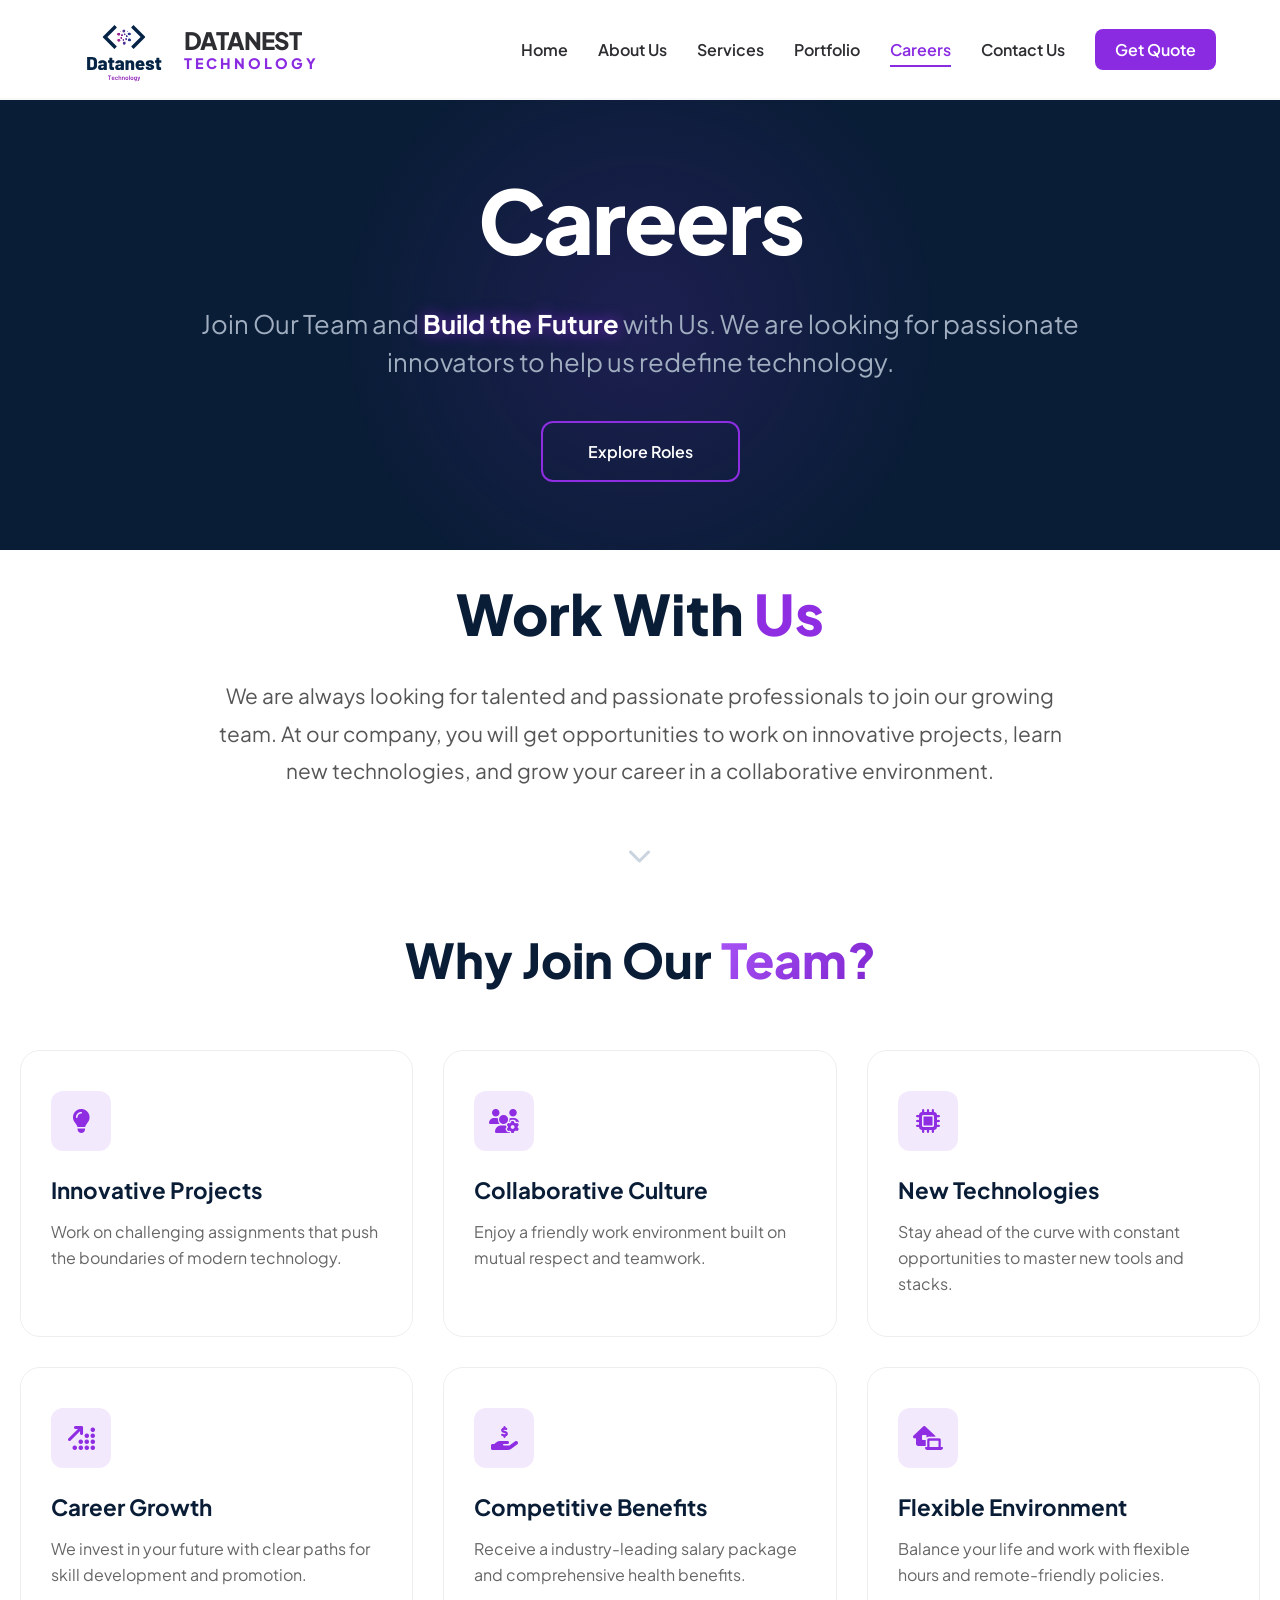
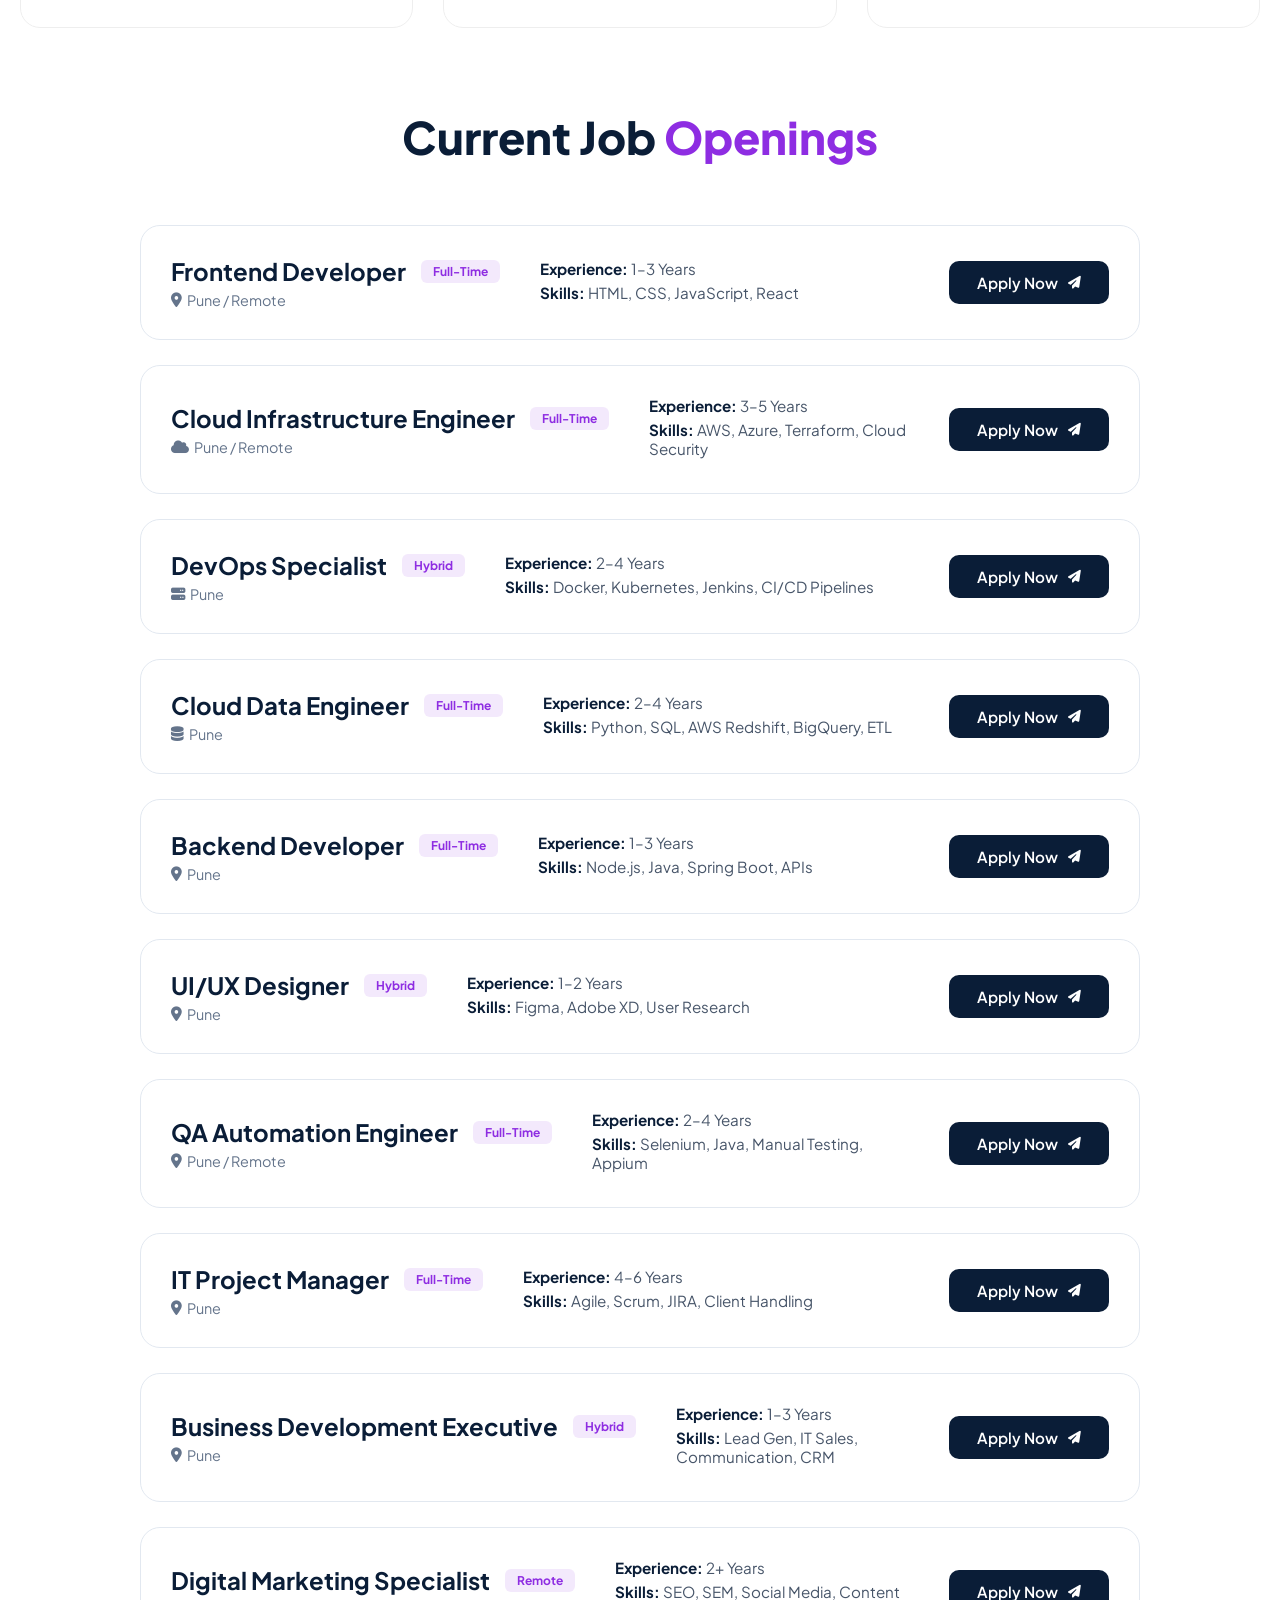
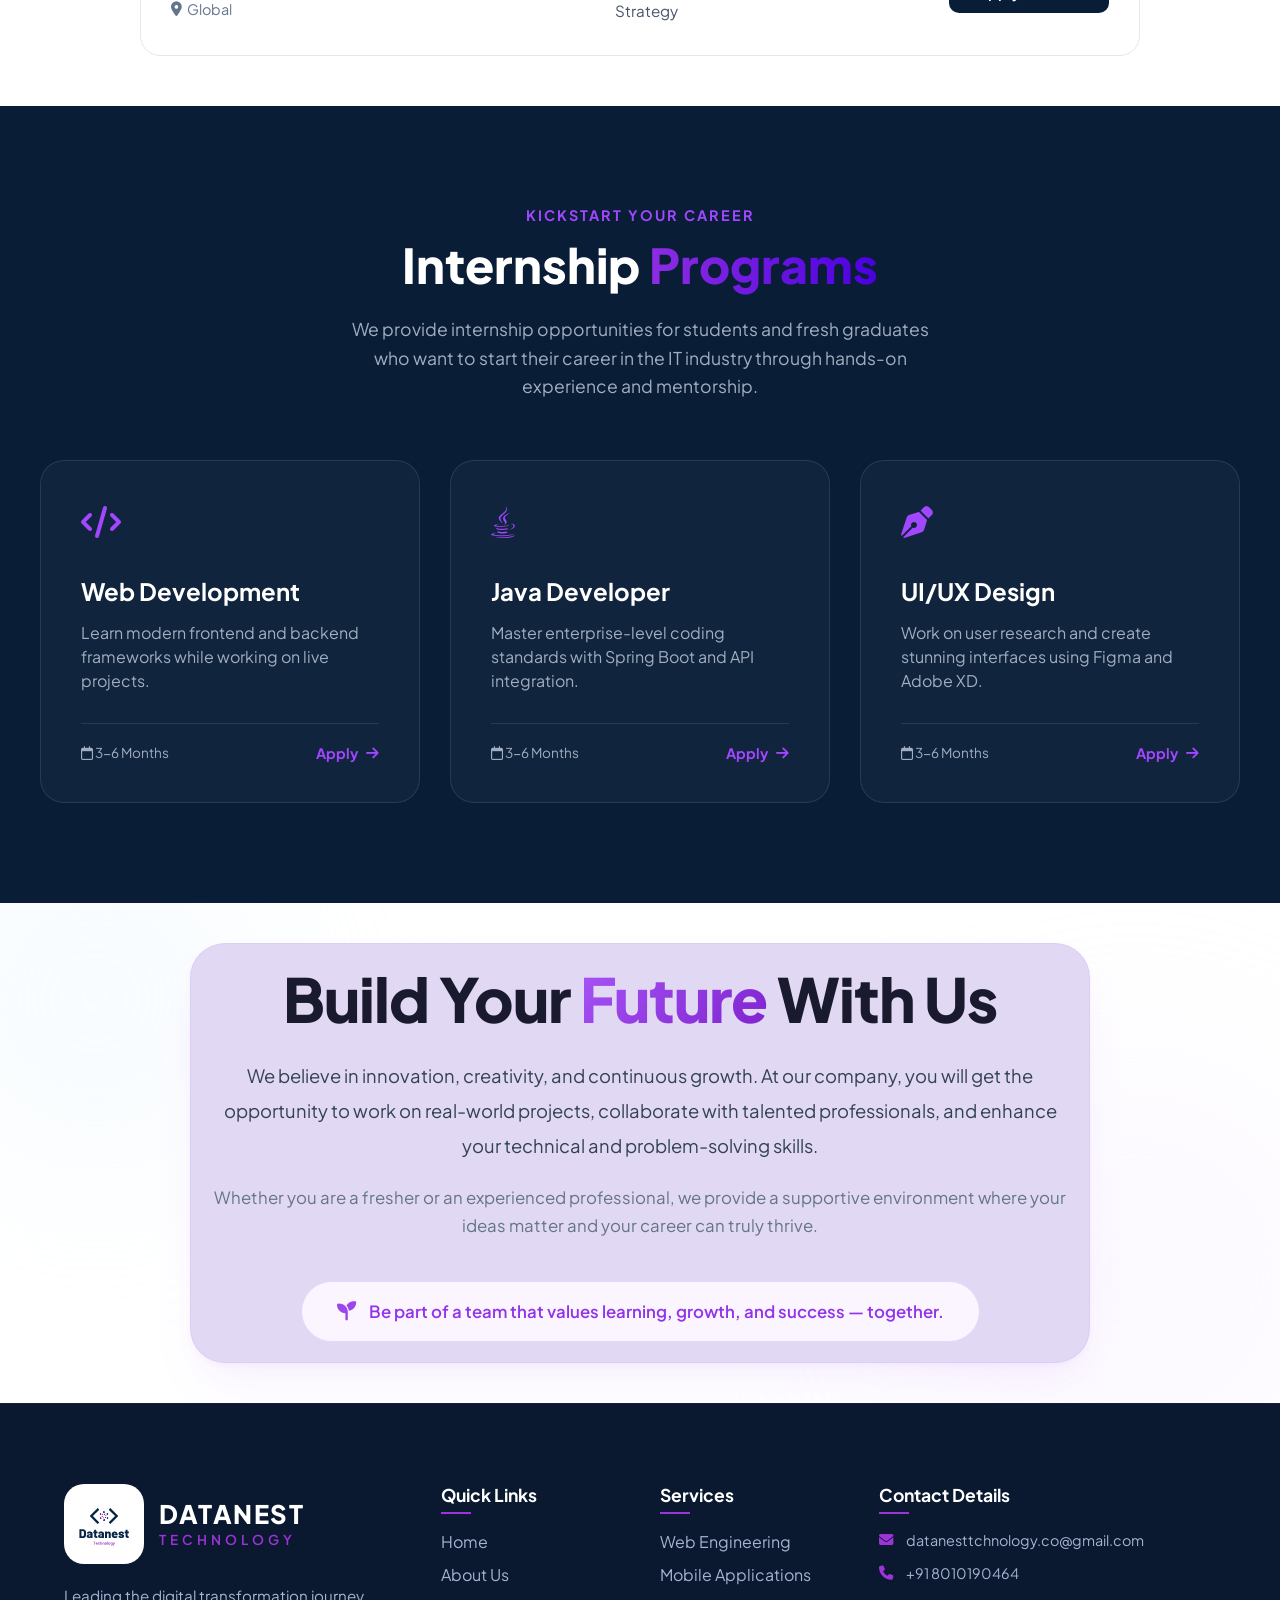
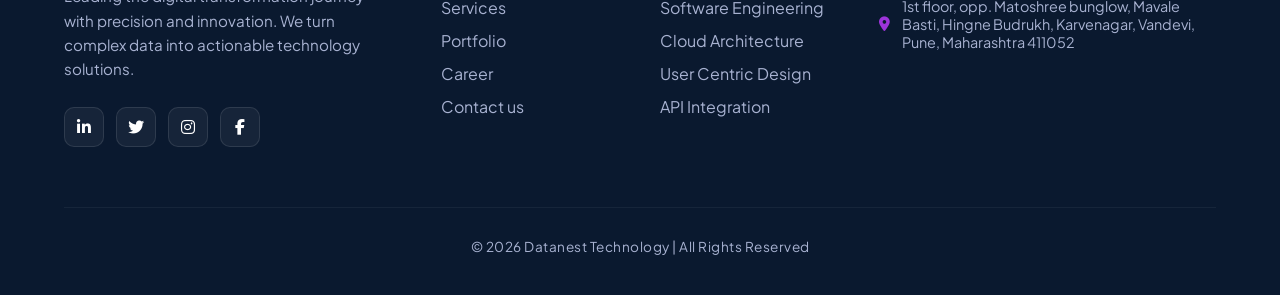
<file: career.html>
<!DOCTYPE html>
<html lang="en">

<head>
    <meta charset="UTF-8">
    <meta name="viewport" content="width=device-width, initial-scale=1.0">
    <title>Datanest Technology </title>
    <link rel="stylesheet" href="career.css">
    <link rel="stylesheet" href="https://cdnjs.cloudflare.com/ajax/libs/font-awesome/6.4.2/css/all.min.css">
    <link rel="stylesheet" href="https://cdnjs.cloudflare.com/ajax/libs/font-awesome/6.4.0/css/all.min.css">
    <link href="https://fonts.googleapis.com/css2?family=Plus+Jakarta+Sans:wght@400;600;800&display=swap"
        rel="stylesheet">
</head>

<body>

    <nav class="navbar">
        <div class="nav-container">
            <a href="#" class="logo-wrapper">
                <img src="Images/Datanest Technology.svg" alt="Logo" class="logo-img">
                <span class="company-name">DATANEST <span class="accent">TECHNOLOGY</span></span>
            </a>

            <ul class="nav-menu" id="nav-menu">
                <li><a href="index.html" class="nav-link">Home</a></li>
                <li><a href="about.html" class="nav-link">About Us</a></li>
                <li><a href="services.html" class="nav-link">Services</a></li>
                <li><a href="portfolio.html" class="nav-link">Portfolio</a></li>
                <li><a href="career.html" class="nav-link">Careers</a></li>
                <li><a href="contact.html" class="nav-link">Contact Us</a></li>
                <li><a href="#" class="btn-quote">Get Quote</a></li>
            </ul>

            <div class="hamburger" id="hamburger">
                <span class="bar"></span>
                <span class="bar"></span>
                <span class="bar"></span>
            </div>
        </div>
    </nav>

    <!--==========================
     hero section 
     ===============================-->
    <section class="career-hero-simple">
        <div class="glow-sphere"></div>

        <div class="career-hero-container">

            <div class="hero-header-row">
                <h1 class="hero-main-title">Careers</h1>
            </div>

            <div class="hero-body-content">
                <p class="hero-paragraph">
                    Join Our Team and <span class="purple-glow">Build the Future</span> with Us.
                    We are looking for passionate innovators to help us redefine technology.
                </p>

                <div class="hero-action-area">
                    <a href="#open-positions" class="explore-btn">Explore Roles</a>
                </div>
            </div>

        </div>
    </section>

    <!-- ====================
 INTRODUCTION IN CAREER
 =========================== -->
    <section class="intro-section">
        <div class="intro-container">



            <div class="intro-content">
                <h2 class="intro-heading">Work With <span class="purple-span">Us</span></h2>
                <p class="intro-text">
                    We are always looking for talented and passionate professionals to join our growing team.
                    At our company, you will get opportunities to work on innovative projects, learn new
                    technologies, and grow your career in a collaborative environment.
                </p>
            </div>

            <div class="intro-icon">
                <i class="fas fa-chevron-down"></i>
            </div>
        </div>
    </section>

    <!-- ======================
 Why Join Us Section
 =============================== -->

    <section class="benefits-section">
        <div class="benefits-container">
            <h2 class="benefits-title">Why Join Our <span class="purple-text">Team?</span></h2>

            <div class="benefits-grid">
                <div class="benefit-card">
                    <div class="benefit-icon"><i class="fa-solid fa-lightbulb"></i></div>
                    <h3>Innovative Projects</h3>
                    <p>Work on challenging assignments that push the boundaries of modern technology.</p>
                </div>

                <div class="benefit-card">
                    <div class="benefit-icon"><i class="fa-solid fa-users-gear"></i></div>
                    <h3>Collaborative Culture</h3>
                    <p>Enjoy a friendly work environment built on mutual respect and teamwork.</p>
                </div>

                <div class="benefit-card">
                    <div class="benefit-icon"><i class="fa-solid fa-microchip"></i></div>
                    <h3>New Technologies</h3>
                    <p>Stay ahead of the curve with constant opportunities to master new tools and stacks.</p>
                </div>

                <div class="benefit-card">
                    <div class="benefit-icon"><i class="fa-solid fa-arrow-up-right-dots"></i></div>
                    <h3>Career Growth</h3>
                    <p>We invest in your future with clear paths for skill development and promotion.</p>
                </div>

                <div class="benefit-card">
                    <div class="benefit-icon"><i class="fa-solid fa-hand-holding-dollar"></i></div>
                    <h3>Competitive Benefits</h3>
                    <p>Receive a industry-leading salary package and comprehensive health benefits.</p>
                </div>

                <div class="benefit-card">
                    <div class="benefit-icon"><i class="fa-solid fa-house-laptop"></i></div>
                    <h3>Flexible Environment</h3>
                    <p>Balance your life and work with flexible hours and remote-friendly policies.</p>
                </div>
            </div>
        </div>
    </section>

    <!--============================
 Open Positions Section
 ================================== -->
    <section class="jobs-section" id="open-positions">
        <div class="jobs-container">
            <h2 class="jobs-heading">Current Job <span class="purple-accent">Openings</span></h2>

            <div class="jobs-list">

                <div class="job-card">
                    <div class="job-header">
                        <div class="job-title-group">
                            <h3>Frontend Developer</h3>
                            <span class="job-tag">Full-Time</span>
                        </div>
                        <div class="job-location"><i class="fa-solid fa-location-dot"></i> Pune / Remote</div>
                    </div>

                    <div class="job-details">
                        <div class="detail-item"><strong>Experience:</strong> 1–3 Years</div>
                        <div class="detail-item"><strong>Skills:</strong> HTML, CSS, JavaScript, React</div>
                    </div>

                    <div class="job-footer">
                        <a href="#" class="apply-btn">Apply Now <i class="fa-solid fa-paper-plane"></i></a>
                    </div>
                </div>


                <div class="job-card">
    <div class="job-header">
        <div class="job-title-group">
            <h3>Cloud Infrastructure Engineer</h3>
            <span class="job-tag">Full-Time</span>
        </div>
        <div class="job-location"><i class="fa-solid fa-cloud"></i> Pune / Remote</div>
    </div>
    <div class="job-details">
        <div class="detail-item"><strong>Experience:</strong> 3–5 Years</div>
        <div class="detail-item"><strong>Skills:</strong> AWS, Azure, Terraform, Cloud Security</div>
    </div>
    <div class="job-footer">
        <a href="#" class="apply-btn">Apply Now <i class="fa-solid fa-paper-plane"></i></a>
    </div>
</div>

<div class="job-card">
    <div class="job-header">
        <div class="job-title-group">
            <h3>DevOps Specialist</h3>
            <span class="job-tag">Hybrid</span>
        </div>
        <div class="job-location"><i class="fa-solid fa-server"></i> Pune</div>
    </div>
    <div class="job-details">
        <div class="detail-item"><strong>Experience:</strong> 2–4 Years</div>
        <div class="detail-item"><strong>Skills:</strong> Docker, Kubernetes, Jenkins, CI/CD Pipelines</div>
    </div>
    <div class="job-footer">
        <a href="#" class="apply-btn">Apply Now <i class="fa-solid fa-paper-plane"></i></a>
    </div>
</div>

<div class="job-card">
    <div class="job-header">
        <div class="job-title-group">
            <h3>Cloud Data Engineer</h3>
            <span class="job-tag">Full-Time</span>
        </div>
        <div class="job-location"><i class="fa-solid fa-database"></i> Pune</div>
    </div>
    <div class="job-details">
        <div class="detail-item"><strong>Experience:</strong> 2–4 Years</div>
        <div class="detail-item"><strong>Skills:</strong> Python, SQL, AWS Redshift, BigQuery, ETL</div>
    </div>
    <div class="job-footer">
        <a href="#" class="apply-btn">Apply Now <i class="fa-solid fa-paper-plane"></i></a>
    </div>
</div>

                <div class="job-card">
                    <div class="job-header">
                        <div class="job-title-group">
                            <h3>Backend Developer</h3>
                            <span class="job-tag">Full-Time</span>
                        </div>
                        <div class="job-location"><i class="fa-solid fa-location-dot"></i> Pune</div>
                    </div>

                    <div class="job-details">
                        <div class="detail-item"><strong>Experience:</strong> 1–3 Years</div>
                        <div class="detail-item"><strong>Skills:</strong> Node.js, Java, Spring Boot, APIs</div>
                    </div>

                    <div class="job-footer">
                        <a href="#" class="apply-btn">Apply Now <i class="fa-solid fa-paper-plane"></i></a>
                    </div>
                </div>

                <div class="job-card">
                    <div class="job-header">
                        <div class="job-title-group">
                            <h3>UI/UX Designer</h3>
                            <span class="job-tag">Hybrid</span>
                        </div>
                        <div class="job-location"><i class="fa-solid fa-location-dot"></i> Pune</div>
                    </div>

                    <div class="job-details">
                        <div class="detail-item"><strong>Experience:</strong> 1–2 Years</div>
                        <div class="detail-item"><strong>Skills:</strong> Figma, Adobe XD, User Research</div>
                    </div>

                    <div class="job-footer">
                        <a href="#" class="apply-btn">Apply Now <i class="fa-solid fa-paper-plane"></i></a>
                    </div>
                </div>

                <div class="job-card">
                    <div class="job-header">
                        <div class="job-title-group">
                            <h3>QA Automation Engineer</h3>
                            <span class="job-tag">Full-Time</span>
                        </div>
                        <div class="job-location"><i class="fa-solid fa-location-dot"></i> Pune / Remote</div>
                    </div>
                    <div class="job-details">
                        <div class="detail-item"><strong>Experience:</strong> 2–4 Years</div>
                        <div class="detail-item"><strong>Skills:</strong> Selenium, Java, Manual Testing, Appium</div>
                    </div>
                    <div class="job-footer">
                        <a href="#" class="apply-btn">Apply Now <i class="fa-solid fa-paper-plane"></i></a>
                    </div>
                </div>

                <div class="job-card">
                    <div class="job-header">
                        <div class="job-title-group">
                            <h3>IT Project Manager</h3>
                            <span class="job-tag">Full-Time</span>
                        </div>
                        <div class="job-location"><i class="fa-solid fa-location-dot"></i> Pune</div>
                    </div>
                    <div class="job-details">
                        <div class="detail-item"><strong>Experience:</strong> 4–6 Years</div>
                        <div class="detail-item"><strong>Skills:</strong> Agile, Scrum, JIRA, Client Handling</div>
                    </div>
                    <div class="job-footer">
                        <a href="#" class="apply-btn">Apply Now <i class="fa-solid fa-paper-plane"></i></a>
                    </div>
                </div>

                <div class="job-card">
                    <div class="job-header">
                        <div class="job-title-group">
                            <h3>Business Development Executive</h3>
                            <span class="job-tag">Hybrid</span>
                        </div>
                        <div class="job-location"><i class="fa-solid fa-location-dot"></i> Pune</div>
                    </div>
                    <div class="job-details">
                        <div class="detail-item"><strong>Experience:</strong> 1–3 Years</div>
                        <div class="detail-item"><strong>Skills:</strong> Lead Gen, IT Sales, Communication, CRM</div>
                    </div>
                    <div class="job-footer">
                        <a href="#" class="apply-btn">Apply Now <i class="fa-solid fa-paper-plane"></i></a>
                    </div>
                </div>

                <div class="job-card">
                    <div class="job-header">
                        <div class="job-title-group">
                            <h3>Digital Marketing Specialist</h3>
                            <span class="job-tag">Remote</span>
                        </div>
                        <div class="job-location"><i class="fa-solid fa-location-dot"></i> Global</div>
                    </div>
                    <div class="job-details">
                        <div class="detail-item"><strong>Experience:</strong> 2+ Years</div>
                        <div class="detail-item"><strong>Skills:</strong> SEO, SEM, Social Media, Content Strategy</div>
                    </div>
                    <div class="job-footer">
                        <a href="#" class="apply-btn">Apply Now <i class="fa-solid fa-paper-plane"></i></a>
                    </div>
                </div>

            </div>
        </div>
    </section>


    <!--========================
     INTERNSHIP 
     ==========================-->

<section class="intern-section">
    <div class="intern-container">
        
        <div class="intern-intro">
            <span class="intern-badge">Kickstart Your Career</span>
            <h2 class="intern-title">Internship <span class="text-gradient">Programs</span></h2>
            <p class="intern-desc">
                We provide internship opportunities for students and fresh graduates who want to start their career in the IT industry through hands-on experience and mentorship.
            </p>
        </div>

        <div class="intern-grid">
            <div class="intern-card">
                <div class="intern-icon-wrap">
                    <i class="fa-solid fa-code"></i>
                </div>
                <h3>Web Development</h3>
                <p>Learn modern frontend and backend frameworks while working on live projects.</p>
                <div class="intern-footer">
                    <span><i class="fa-regular fa-calendar"></i> 3-6 Months</span>
                    <a href="#" class="intern-link">Apply <i class="fa-solid fa-arrow-right"></i></a>
                </div>
            </div>

            <div class="intern-card">
                <div class="intern-icon-wrap">
                    <i class="fa-brands fa-java"></i>
                </div>
                <h3>Java Developer</h3>
                <p>Master enterprise-level coding standards with Spring Boot and API integration.</p>
                <div class="intern-footer">
                    <span><i class="fa-regular fa-calendar"></i> 3-6 Months</span>
                    <a href="#" class="intern-link">Apply <i class="fa-solid fa-arrow-right"></i></a>
                </div>
            </div>

            <div class="intern-card">
                <div class="intern-icon-wrap">
                    <i class="fa-solid fa-pen-nib"></i>
                </div>
                <h3>UI/UX Design</h3>
                <p>Work on user research and create stunning interfaces using Figma and Adobe XD.</p>
                <div class="intern-footer">
                    <span><i class="fa-regular fa-calendar"></i> 3-6 Months</span>
                    <a href="#" class="intern-link">Apply <i class="fa-solid fa-arrow-right"></i></a>
                </div>
            </div>
        </div>

    </div>
</section>

<!--==============
 CTA 
 ====================-->
<section class="final-cta">
    <div class="cta-shapes">
        <div class="cta-circle circle-1"></div>
        <div class="cta-circle circle-2"></div>
    </div>

    <div class="cta-container">
        <div class="cta-content">
            <h2 class="cta-heading">
                Build Your <span class="purple-text">Future</span> With Us
            </h2>

            <p class="cta-description">
                We believe in innovation, creativity, and continuous growth. At our company, 
                you will get the opportunity to work on real-world projects, collaborate with 
                talented professionals, and enhance your technical and problem-solving skills.
            </p>

            <p class="cta-subtext">
                Whether you are a fresher or an experienced professional, we provide a supportive 
                environment where your ideas matter and your career can truly thrive.
            </p>

            <div class="cta-highlight-box">
                <p class="cta-highlight">
                    <i class="fas fa-seedling"></i> Be part of a team that values learning, growth, and success — together.
                </p>
            </div>
        </div>
    </div>
</section>


    <!-- ==========================
     FOOTER 
    ==============================-->

    <footer class="dt-main-footer">
        <div class="dt-footer-grid">
            <div class="dt-footer-brand">
                <a href="#" class="dt-footer-logo-box">
                    <img src="Images/Datanest Technology.svg" alt="Datanest Logo" class="dt-footer-img">

                    <div class="dt-logo-text-wrapper">
                        <span class="dt-footer-name">DATANEST</span>
                        <span class="dt-purple-text">TECHNOLOGY</span>
                    </div>
                </a>
                <p class="dt-footer-bio">
                    Leading the digital transformation journey with precision and innovation. We turn complex data into
                    actionable technology solutions.
                </p>
                <div class="dt-social-group">
                    <a href="#" class="dt-social-icon" aria-label="LinkedIn"><i class="fab fa-linkedin-in"></i></a>
                    <a href="#" class="dt-social-icon" aria-label="Twitter"><i class="fab fa-twitter"></i></a>
                    <a href="#" class="dt-social-icon dt-insta" aria-label="Instagram"><i
                            class="fab fa-instagram"></i></a>
                    <a href="#" class="dt-social-icon" aria-label="Facebook"><i class="fab fa-facebook-f"></i></a>
                </div>
            </div>

            <div class="dt-footer-nav">
                <h4 class="dt-footer-heading">Quick Links</h4>
                <ul class="dt-footer-list">
                    <li><a href="index.html" class="dt-footer-link">Home</a></li>
                    <li><a href="about.html" class="dt-footer-link">About Us</a></li>
                    <li><a href="services.html" class="dt-footer-link">Services</a></li>
                    <li><a href="portfolio.html" class="dt-footer-link">Portfolio</a></li>
                    <li><a href="career.html" class="dt-footer-link">Career</a></li>
                    <li><a href="contact.html" class="dt-footer-link">Contact us</a></li>
                </ul>
            </div>

            <div class="dt-footer-nav">
                <h4 class="dt-footer-heading">Services</h4>
                <ul class="dt-footer-list">
                    <li><a href="Web Engineering" class="dt-footer-link">Web Engineering</a></li>
                    <li><a href="Mobile Applications" class="dt-footer-link">Mobile Applications</a></li>
                    <li><a href="Software Engineering" class="dt-footer-link">Software Engineering</a></li>
                    <li><a href="Cloud Architecture" class="dt-footer-link">Cloud Architecture</a></li>
                    <li><a href="uiux" class="dt-footer-link">User Centric Design</a></li>
                    <li><a href="api" class="dt-footer-link">API Integration</a></li>
                    
                </ul>
            </div>

            <div class="dt-footer-contact">
                <h4 class="dt-footer-heading">Contact Details</h4>
                <div class="dt-contact-row"><i class="fas fa-envelope"></i> datanesttchnology.co@gmail.com</div>
                <div class="dt-contact-row"><i class="fas fa-phone"></i> +91 8010190464</div>
                <div class="dt-contact-row"><i class="fas fa-map-marker-alt"></i> 1st floor, opp. Matoshree bunglow, Mavale Basti, Hingne Budrukh, Karvenagar, Vandevi, Pune, Maharashtra 411052</div>

            </div>
        </div>

        <div class="dt-copyright-area">
            <p class="dt-copy-text">&copy; 2026 Datanest Technology | All Rights Reserved</p>
        </div>
    </footer>



    <script src="career.js"></script>
</body>

</html>
</file>
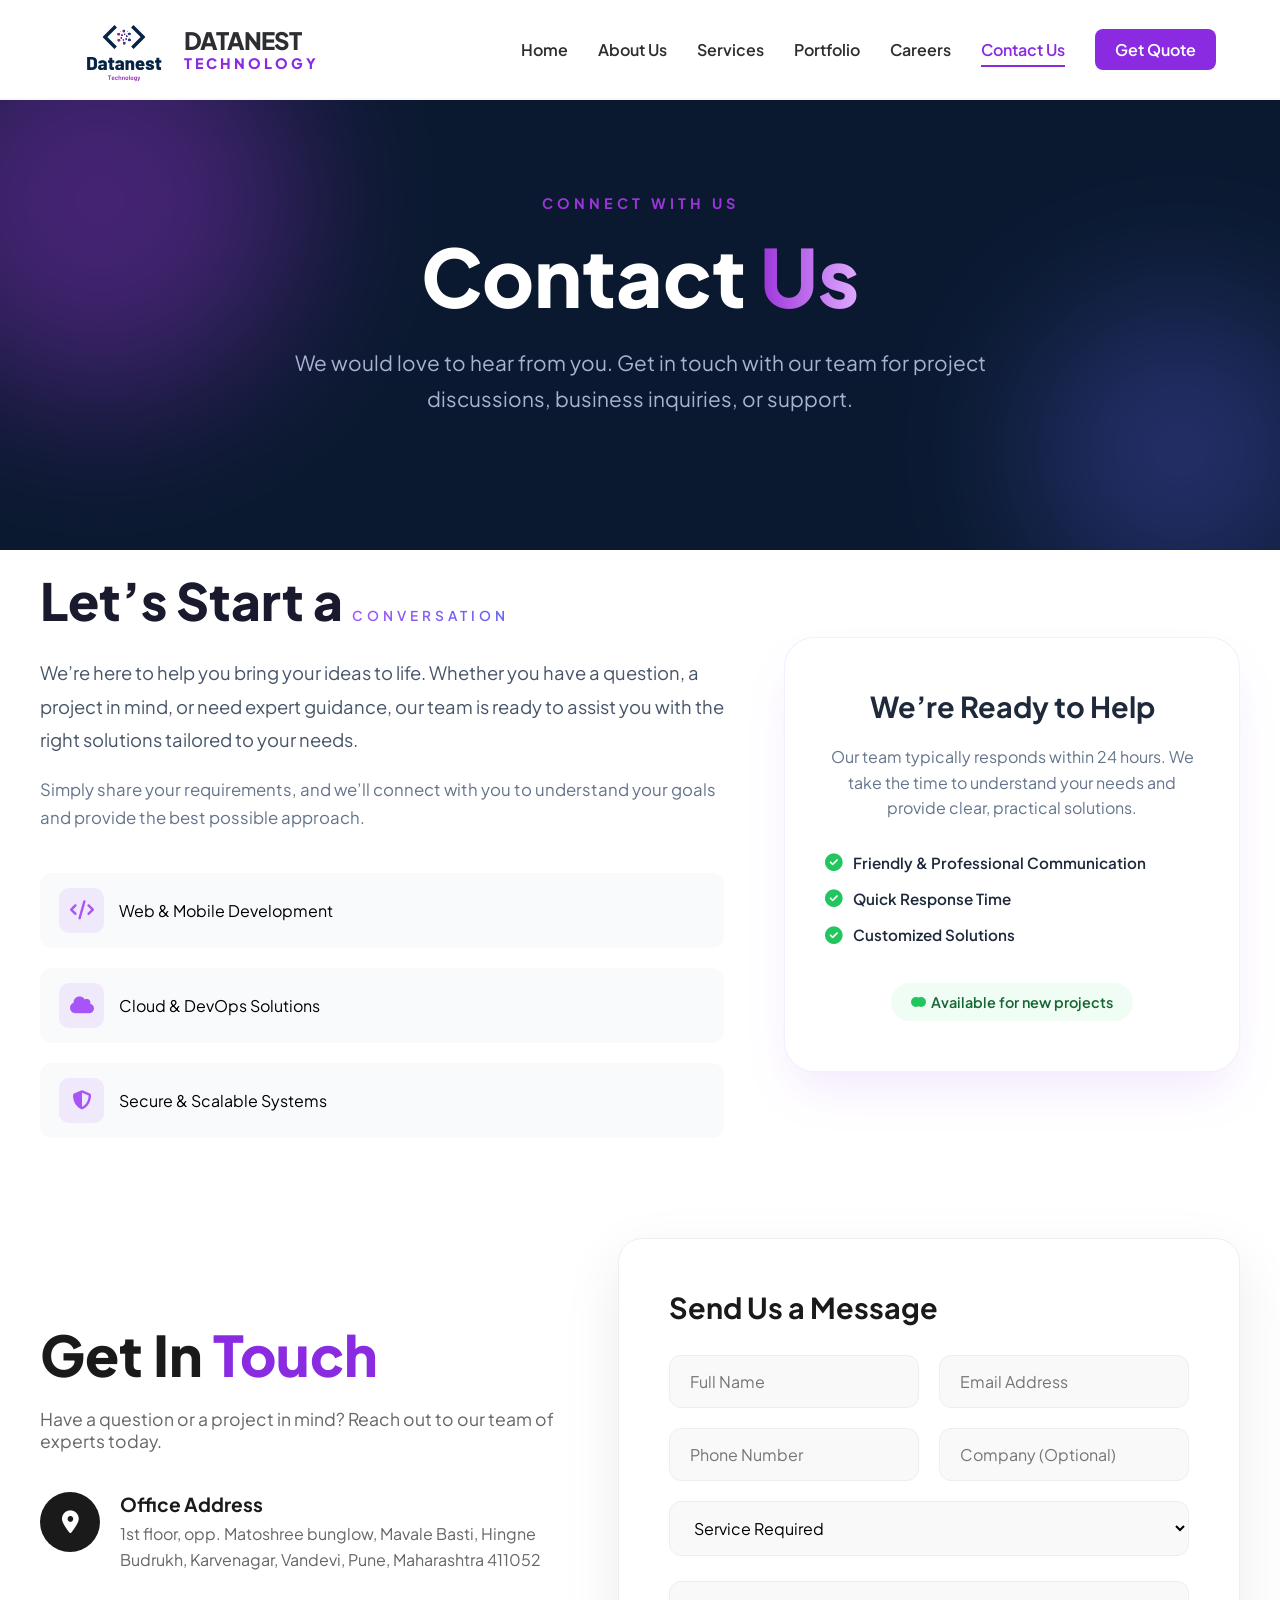
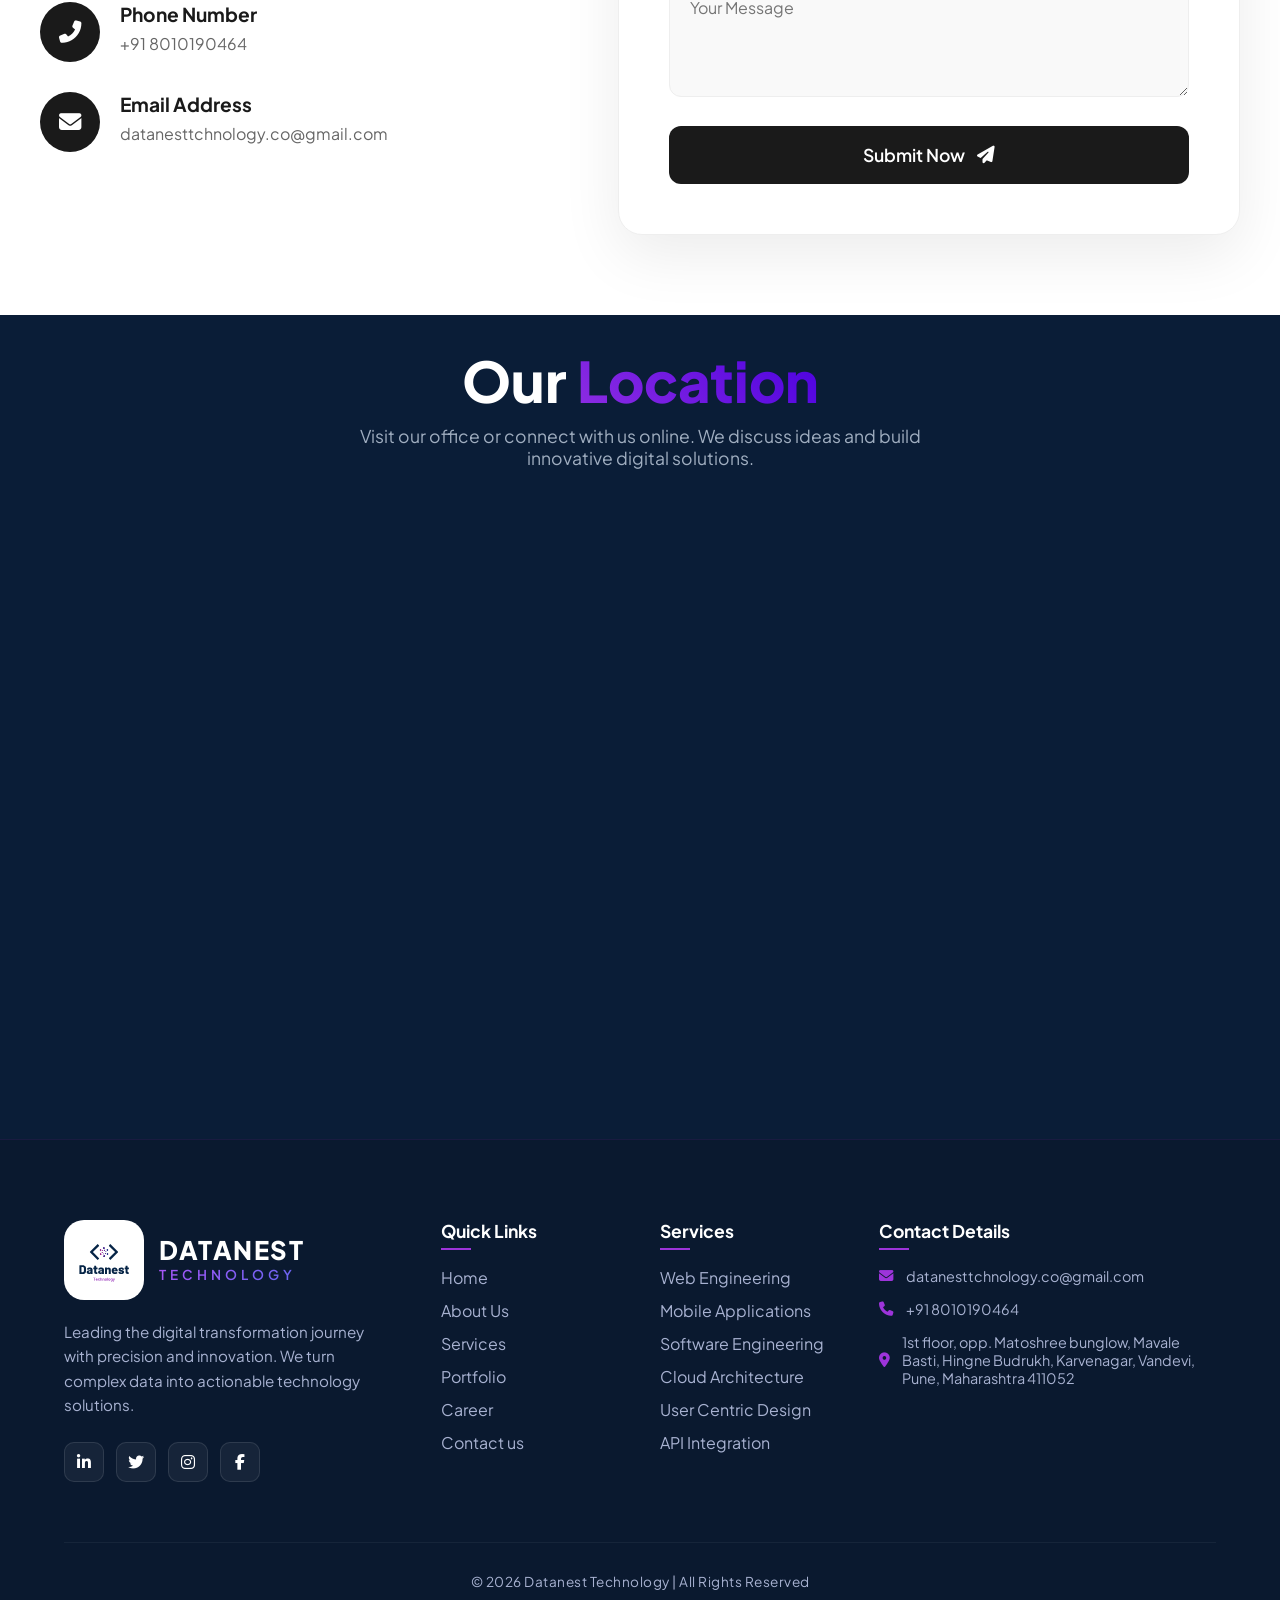
<file: contact.html>
<!DOCTYPE html>
<html lang="en">

<head>
    <meta charset="UTF-8">
    <meta name="viewport" content="width=device-width, initial-scale=1.0">
    <title>Datanest Technology </title>
    <link rel="stylesheet" href="contact.css">
    <link rel="stylesheet" href="https://cdnjs.cloudflare.com/ajax/libs/font-awesome/6.4.0/css/all.min.css">
    <link href="https://fonts.googleapis.com/css2?family=Plus+Jakarta+Sans:wght@400;600;800&display=swap"
        rel="stylesheet">
</head>

<body>

    <nav class="navbar">
        <div class="nav-container">
            <a href="#" class="logo-wrapper">
                <img src="Images/Datanest Technology.svg" alt="Logo" class="logo-img">
                <span class="company-name">DATANEST <span class="accent">TECHNOLOGY</span></span>
            </a>

            <ul class="nav-menu" id="nav-menu">
                <li><a href="index.html" class="nav-link">Home</a></li>
                <li><a href="about.html" class="nav-link">About Us</a></li>
                <li><a href="services.html" class="nav-link">Services</a></li>
                <li><a href="portfolio.html" class="nav-link">Portfolio</a></li>
                <li><a href="career.html" class="nav-link">Careers</a></li>
                <li><a href="contact.html" class="nav-link">Contact Us</a></li>
                <li><a href="#" class="btn-quote">Get Quote</a></li>
            </ul>

            <div class="hamburger" id="hamburger">
                <span class="bar"></span>
                <span class="bar"></span>
                <span class="bar"></span>
            </div>
        </div>
    </nav>


    <section class="dt-contact-hero">
    <div class="dt-hero-bg">
        <div class="dt-orb dt-orb-1"></div>
        <div class="dt-orb dt-orb-2"></div>
    </div>

    <div class="dt-hero-container">
        <div class="dt-hero-content">
            <span class="dt-tagline">Connect With Us</span>
            <h1 class="dt-hero-heading">Contact <span class="dt-purple-gradient">Us</span></h1>
            <p class="dt-hero-subheading">
                We would love to hear from you. Get in touch with our team for project discussions, business inquiries, or support.
            </p>
            <!-- <div class="dt-hero-btns">
                <a href="#contact-form" class="dt-btn-primary">Get Started</a>
                <a href="mailto:hello@datanest.com" class="dt-btn-outline">Send Email</a>
            </div> -->
        </div>
    </div>
</section>

<section class="dt-conversation-section">
    <div class="dt-conv-container">
        <div class="dt-conv-content">
            <h2 class="dt-conv-heading">
                Let’s Start a <span class="dt-purple-text">Conversation</span>
            </h2>

            <p class="dt-conv-text">
                We’re here to help you bring your ideas to life. Whether you have a question, 
                a project in mind, or need expert guidance, our team is ready to assist you 
                with the right solutions tailored to your needs.
            </p>

            <p class="dt-conv-subtext">
                Simply share your requirements, and we’ll connect with you to understand your 
                goals and provide the best possible approach.
            </p>

            <div class="dt-conv-features">
                <div class="dt-feature-item">
                    <div class="dt-feature-icon"><i class="fas fa-code"></i></div>
                    <span>Web & Mobile Development</span>
                </div>

                <div class="dt-feature-item">
                    <div class="dt-feature-icon"><i class="fas fa-cloud"></i></div>
                    <span>Cloud & DevOps Solutions</span>
                </div>

                <div class="dt-feature-item">
                    <div class="dt-feature-icon"><i class="fas fa-shield-alt"></i></div>
                    <span>Secure & Scalable Systems</span>
                </div>
            </div>
        </div>

        <div class="dt-conv-card">
            <div class="dt-card-inner">
                <h3>We’re Ready to Help</h3>

                <p>
                    Our team typically responds within 24 hours. We take the time to understand 
                    your needs and provide clear, practical solutions.
                </p>

                <div class="dt-info-points">
                    <p><i class="fas fa-check-circle"></i> Friendly & Professional Communication</p>
                    <p><i class="fas fa-check-circle"></i> Quick Response Time</p>
                    <p><i class="fas fa-check-circle"></i> Customized Solutions</p>
                </div>

                <div class="dt-status">
                    <span class="dt-pulse"></span> Available for new projects
                </div>
            </div>
        </div>
    </div>
</section>

<section class="contact-section" id="contact">
    <div class="container">
        <div class="contact-grid">
            
            <div class="contact-content">
                <h2 class="title">Get In <span class="purple-text">Touch</span></h2>
                <p class="description">Have a question or a project in mind? Reach out to our team of experts today.</p>
                
                <div class="info-list">
                    <div class="info-item">
                        <div class="icon-circle"><i class="fas fa-map-marker-alt"></i></div>
                        <div class="text-box">
                            <h4>Office Address</h4>
                            <p> 1st floor, opp. Matoshree bunglow, Mavale Basti, Hingne Budrukh, Karvenagar, Vandevi, Pune, Maharashtra 411052</p>
                        </div>
                    </div>
                    
                    <div class="info-item">
                        <div class="icon-circle"><i class="fas fa-phone-alt"></i></div>
                        <div class="text-box">
                            <h4>Phone Number</h4>
                            <p>+91 8010190464</p>
                        </div>
                    </div>

                    <div class="info-item">
                        <div class="icon-circle"><i class="fas fa-envelope"></i></div>
                        <div class="text-box">
                            <h4>Email Address</h4>
                            <p>datanesttchnology.co@gmail.com</p>
                        </div>
                    </div>
                </div>
            </div>

            <div class="form-card">
                <form class="contact-form">
                    <h3 class="form-title">Send Us a Message</h3>
                    
                    <div class="input-row">
                        <div class="field-group">
                            <input type="text" placeholder="Full Name" required>
                        </div>
                        <div class="field-group">
                            <input type="email" placeholder="Email Address" required>
                        </div>
                    </div>

                    <div class="input-row">
                        <div class="field-group">
                            <input type="tel" placeholder="Phone Number" required>
                        </div>
                        <div class="field-group">
                            <input type="text" placeholder="Company (Optional)">
                        </div>
                    </div>

                    <div class="field-group full-width">
                        <select required>
                            <option value="" disabled selected>Service Required</option>
                            <option>Web Development</option>
                            <option>Mobile App Development</option>
                            <option>Cloud Solutions</option>
                        </select>
                    </div>

                    <div class="field-group full-width">
                        <textarea rows="4" placeholder="Your Message" required></textarea>
                    </div>

                    <button type="submit" class="btn-submit">
                        <span>Submit Now</span>
                        <i class="fas fa-paper-plane"></i>
                    </button>
                </form>
            </div>

        </div>
    </div>
</section>

<section class="full-map-section">
    <div class="map-info-overlay">
        <div class="content-wrapper">
            <h2 class="main-title">Our <span class="gradient-text">Location</span></h2>
            <p class="sub-text">Visit our office or connect with us online. We discuss ideas and build innovative digital solutions.</p>
            
        </div>
    </div>

    <div class="broad-map-frame">
        <iframe 
            src="https://www.google.com/maps/embed?pb=!1m18!1m12!1m3!1d3806.7523272330!2d78.3815!3d17.4447!2m3!1f0!2f0!3f0!3m2!1i1024!2i768!4f13.1!3m3!1m2!1s0x0%3A0x0!2zMTfCsDI2JzQxLjAiTiA3OMKwMjInNTMuNCJF!5e0!3m2!1sen!2sin!4v1625000000000!5m2!1sen!2sin" 
            width="100%" 
            height="600" 
            style="border:0;" 
            allowfullscreen="" 
            loading="lazy">
        </iframe>
    </div>
</section>

    <!-- ==========================
     FOOTER 
    ==============================-->

    <footer class="dt-main-footer">
        <div class="dt-footer-grid">
            <div class="dt-footer-brand">
                <a href="#" class="dt-footer-logo-box">
                    <img src="Images/Datanest Technology.svg" alt="Datanest Logo" class="dt-footer-img">

                    <div class="dt-logo-text-wrapper">
                        <span class="dt-footer-name">DATANEST</span>
                        <span class="dt-purple-text">TECHNOLOGY</span>
                    </div>
                </a>
                <p class="dt-footer-bio">
                    Leading the digital transformation journey with precision and innovation. We turn complex data into
                    actionable technology solutions.
                </p>
                <div class="dt-social-group">
                    <a href="#" class="dt-social-icon" aria-label="LinkedIn"><i class="fab fa-linkedin-in"></i></a>
                    <a href="#" class="dt-social-icon" aria-label="Twitter"><i class="fab fa-twitter"></i></a>
                    <a href="#" class="dt-social-icon dt-insta" aria-label="Instagram"><i
                            class="fab fa-instagram"></i></a>
                    <a href="#" class="dt-social-icon" aria-label="Facebook"><i class="fab fa-facebook-f"></i></a>
                </div>
            </div>

            <div class="dt-footer-nav">
                <h4 class="dt-footer-heading">Quick Links</h4>
                <ul class="dt-footer-list">
                    <li><a href="index.html" class="dt-footer-link">Home</a></li>
                    <li><a href="about.html" class="dt-footer-link">About Us</a></li>
                    <li><a href="services.html" class="dt-footer-link">Services</a></li>
                    <li><a href="portfolio.html" class="dt-footer-link">Portfolio</a></li>
                    <li><a href="career.html" class="dt-footer-link">Career</a></li>
                    <li><a href="contact.html" class="dt-footer-link">Contact us</a></li>
                </ul>
            </div>

            <div class="dt-footer-nav">
                <h4 class="dt-footer-heading">Services</h4>
                <ul class="dt-footer-list">
                    <li><a href="Web Engineering" class="dt-footer-link">Web Engineering</a></li>
                    <li><a href="Mobile Applications" class="dt-footer-link">Mobile Applications</a></li>
                    <li><a href="Software Engineering" class="dt-footer-link">Software Engineering</a></li>
                    <li><a href="Cloud Architecture" class="dt-footer-link">Cloud Architecture</a></li>
                    <li><a href="uiux" class="dt-footer-link">User Centric Design</a></li>
                    <li><a href="api" class="dt-footer-link">API Integration</a></li>
                    
                </ul>
            </div>

            <div class="dt-footer-contact">
                <h4 class="dt-footer-heading">Contact Details</h4>
                <div class="dt-contact-row"><i class="fas fa-envelope"></i> datanesttchnology.co@gmail.com</div>
                <div class="dt-contact-row"><i class="fas fa-phone"></i> +91 8010190464</div>
                <div class="dt-contact-row"><i class="fas fa-map-marker-alt"></i> 1st floor, opp. Matoshree bunglow, Mavale Basti, Hingne Budrukh, Karvenagar, Vandevi, Pune, Maharashtra 411052</div>

            </div>
        </div>

        <div class="dt-copyright-area">
            <p class="dt-copy-text">&copy; 2026 Datanest Technology | All Rights Reserved</p>
        </div>
    </footer>


    <script src="contact.js"></script>
</body>

</html>
</file>
<file: career.css>
:root {
  --primary-purple: #8b33a5;
  --dark-purple: #5d0e6d;
  --text-dark: #2d2e32;
  --white: #ffffff;
  --transition: all 0.3s ease;
}

* {
  margin: 0;
  padding: 0;
  box-sizing: border-box;
  font-family: "Plus Jakarta Sans", sans-serif;
}

/* Navbar Container */
/* Adjusting Navbar Height to accommodate larger logo */
.navbar {
  background-color: var(--white);
  height: 100px; /* Increased from 80px to fit the larger logo */
  display: flex;
  align-items: center;
  border-bottom: 2px solid #f8f8f8;
  position: relative;
  z-index: 1000;
}

.nav-container {
  width: 90%;
  max-width: 1200px;
  margin: 0 auto;
  display: flex;
  justify-content: space-between;
  align-items: center;
}

/* Logo Section */
.logo-wrapper {
  display: flex;
  align-items: center;
  text-decoration: none;
  transition: transform 0.3s ease;
}
.logo-wrapper:hover {
  transform: scale(1.09); /* Subtle pop on hover */
}
.logo-img {
  height: 120px; /* Increased from 40px for prominence */
  width: auto;
  object-fit: contain;
}

.company-name {
  font-weight: 800;
  font-size: 1.5rem; /* Increased from 1.2rem */
  color: var(--text-dark);
  letter-spacing: -1px;
  line-height: 1;
  text-transform: uppercase; /* Makes the brand feel more established */
}

.company-name .accent {
  color: var(--primary-purple);
  display: block; /* Moves 'TECHNOLOGY' to a second line for a stacked, bold look */
  font-size: 0.9rem;
  letter-spacing: 3px;
  margin-top: 4px;
}

/* Desktop Menu */
.nav-menu {
  display: flex;
  align-items: center;
  list-style: none;
  gap: 30px;
}

.nav-link {
  text-decoration: none;
  color: var(--text-dark);
  font-weight: 600;
  font-size: 1rem;
  transition: var(--transition);
}

.nav-link:hover {
  color: var(--primary-purple);
}

/* Active State Styling */
.nav-link.active {
    color: var(--primary-purple);
    border-bottom: 2px solid var(--primary-purple);
    padding-bottom: 5px; /* Adds space between text and underline */
}

/* Quote Button */
.btn-quote {
  background-color: var(--primary-purple);
  color: var(--white);
  padding: 10px 20px;
  border-radius: 8px;
  text-decoration: none;
  font-weight: 600;
  transition: var(--transition);
}

.btn-quote:hover {
  background-color: var(--dark-purple);
  box-shadow: 0 4px 15px rgba(108, 99, 255, 0.3);
}

/* Mobile Hamburger */
.hamburger {
  display: none;
  cursor: pointer;
}

.bar {
  display: block;
  width: 25px;
  height: 3px;
  margin: 5px auto;
  background-color: var(--text-dark);
  transition: var(--transition);
}

/* Mobile Responsive Logic */
@media (max-width: 1024px) {
  .nav-menu {
    position: absolute;
    top: 80px;
    left: -100%;
    flex-direction: column;
    background-color: var(--white);
    width: 100%;
    text-align: center;
    transition: 0.4s;
    box-shadow: 0 10px 15px rgba(0, 0, 0, 0.05);
    padding: 40px 0;
    gap: 25px;
  }
  .company-name {
    margin-left: -12px;
  }

  .nav-menu.active {
    left: 0;
  }

  .hamburger {
    display: block;
  }

  /* Hamburger Animation */
  .hamburger.active .bar:nth-child(2) {
    opacity: 0;
  }
  .hamburger.active .bar:nth-child(1) {
    transform: translateY(8px) rotate(45deg);
  }
  .hamburger.active .bar:nth-child(3) {
    transform: translateY(-8px) rotate(-45deg);
  }
}

/* =================
HERO SECTION 
=====================*/

:root {
    --dt-bg: #0a192f;
    --dt-accent: #9d34da;
    --dt-accent-alt: #6e21a8;
    --dt-white: #ffffff;
    --dt-text-dim: #a8b2d1;
}

.dt-contact-hero {
    position: relative;
    width: 100%;
    min-height: 50vh;
    background-color: var(--dt-bg);
    display: flex;
    align-items: center;
    justify-content: center;
    overflow: hidden;
    padding: 0 5%;
}

/* --- Animated Background --- */
.dt-hero-bg {
    position: absolute;
    width: 100%;
    height: 100%;
    z-index: 1;
}

.dt-orb {
    position: absolute;
    filter: blur(80px);
    border-radius: 50%;
    opacity: 0.4;
    animation: moveOrb 15s infinite alternate ease-in-out;
}

.dt-orb-1 {
    width: 400px;
    height: 400px;
    background: var(--dt-accent);
    top: -100px;
    left: -100px;
}

.dt-orb-2 {
    width: 300px;
    height: 300px;
    background: #4e54c8;
    bottom: -50px;
    right: -50px;
    animation-delay: -5s;
}

@keyframes moveOrb {
    0% { transform: translate(0, 0) scale(1); }
    100% { transform: translate(100px, 50px) scale(1.2); }
}

/* --- Content Layout --- */
.dt-hero-container {
    position: relative;
    z-index: 10;
    max-width: 1000px;
    text-align: center;
}

.dt-hero-content {
    opacity: 0;
    transform: translateY(30px);
}

.dt-tagline {
    color: var(--dt-accent);
    text-transform: uppercase;
    letter-spacing: 4px;
    font-size: 0.9rem;
    font-weight: 700;
    margin-bottom: 20px;
    display: block;
}

.dt-hero-heading {
    color: var(--dt-white);
    font-size: clamp(3rem, 8vw, 5rem);
    font-weight: 800;
    margin-bottom: 25px;
    line-height: 1.1;
}

.dt-purple-gradient {
    background: linear-gradient(90deg, #9d34da, #e0aaff);
    -webkit-background-clip: text;
    -webkit-text-fill-color: transparent;
}

.dt-hero-subheading {
    color: var(--dt-text-dim);
    font-size: clamp(1.1rem, 2vw, 1.3rem);
    line-height: 1.7;
    margin-bottom: 40px;
    max-width: 700px;
    margin-left: auto;
    margin-right: auto;
}

/* --- Buttons --- */
.dt-hero-btns {
    display: flex;
    gap: 20px;
    justify-content: center;
}

.dt-btn-primary {
    background: var(--dt-accent);
    color: white;
    padding: 16px 35px;
    border-radius: 50px;
    text-decoration: none;
    font-weight: 600;
    transition: 0.3s;
    box-shadow: 0 10px 20px rgba(157, 52, 218, 0.3);
}

.dt-btn-primary:hover {
    background: var(--dt-accent-alt);
    transform: translateY(-3px);
    box-shadow: 0 15px 30px rgba(157, 52, 218, 0.4);
}

.dt-btn-outline {
    border: 2px solid rgba(255, 255, 255, 0.2);
    color: white;
    padding: 16px 35px;
    border-radius: 50px;
    text-decoration: none;
    font-weight: 600;
    transition: 0.3s;
}

.dt-btn-outline:hover {
    border-color: var(--dt-accent);
    background: rgba(157, 52, 218, 0.05);
}

/* Responsive Fixes */
@media (max-width: 600px) {
    .dt-contact-hero{
        padding-top: 20px;
        padding-bottom: 20px;
    }
    .dt-hero-btns { flex-direction: column; align-items: center; }
    .dt-btn-primary, .dt-btn-outline { width: 100%; max-width: 250px; }
}

/*====================
 INTERODUCTION 
 ======================*/
 :root {
    --dt-white: #ffffff;
    --dt-light-bg: #f8fafc;
    --dt-navy: #0a192f;
    --dt-purple: #9d34da;
    --dt-gray: #475569;
}

.dt-conversation-section {
    background-color: var(--dt-light-bg);
    padding: 40px 5%;
    color: var(--dt-navy);
    position: relative;
    overflow: hidden;
}

.dt-conv-container {
    max-width: 1200px;
    margin: 0 auto;
    display: grid;
    grid-template-columns: 1.2fr 0.8fr;
    gap: 60px;
    align-items: center;
}

/* Text Side */
.dt-conv-heading {
    font-size: clamp(2.5rem, 5vw, 3.5rem);
    font-weight: 800;
    line-height: 1.1;
    margin-bottom: 25px;
}

.dt-purple-text {
    color: var(--dt-purple);
}

.dt-conv-text {
    font-size: 1.1rem;
    line-height: 1.8;
    color: var(--dt-gray);
    margin-bottom: 35px;
}

.dt-conv-features {
    display: flex;
    gap: 30px;
}

.dt-feature-item {
    display: flex;
    align-items: center;
    gap: 12px;
    font-weight: 600;
    color: var(--dt-navy);
}

.dt-feature-icon {
    width: 40px;
    height: 40px;
    background: rgba(157, 52, 218, 0.1);
    color: var(--dt-purple);
    display: flex;
    align-items: center;
    justify-content: center;
    border-radius: 10px;
}

/* Animated Card Side */
.dt-conv-card {
    background: var(--dt-white);
    padding: 40px;
    border-radius: 30px;
    box-shadow: 0 20px 50px rgba(10, 25, 47, 0.08);
    border: 1px solid rgba(157, 52, 218, 0.1);
    transition: transform 0.4s ease;
    text-align: center;
}

.dt-conv-card:hover {
    transform: translateY(-10px);
}

.dt-card-inner h3 {
    font-size: 1.8rem;
    margin-bottom: 15px;
}

.dt-conv-btn {
    display: inline-block;
    background: var(--dt-navy);
    color: white;
    padding: 18px 30px;
    border-radius: 15px;
    text-decoration: none;
    font-weight: 700;
    margin: 25px 0;
    transition: 0.3s;
}

.dt-conv-btn:hover {
    background: var(--dt-purple);
    box-shadow: 0 10px 20px rgba(157, 52, 218, 0.3);
}

/* Pulse Animation */
.dt-status {
    font-size: 0.9rem;
    color: var(--dt-gray);
    display: flex;
    align-items: center;
    justify-content: center;
    gap: 8px;
}

.dt-pulse {
    width: 10px;
    height: 10px;
    background: #10b981;
    border-radius: 50%;
    position: relative;
}

.dt-pulse::after {
    content: '';
    position: absolute;
    width: 100%;
    height: 100%;
    background: #10b981;
    border-radius: 50%;
    animation: pulseIcon 2s infinite;
}

@keyframes pulseIcon {
    0% { transform: scale(1); opacity: 0.8; }
    100% { transform: scale(3); opacity: 0; }
}

/* Responsive */
@media (max-width: 992px) {
    .dt-conv-container { grid-template-columns: 1fr; gap: 40px; text-align: center; }
    .dt-conv-features { justify-content: center; }
}


/* --- Variables --- */
:root {
    --primary-purple: #8A2BE2;
    --accent-purple: #6a1b9a;
    --black: #1a1a1a;
    --gray: #666;
    --white: #ffffff;
    --bg-light: #f9f9f9;
}

.contact-section {
    background-color: var(--white);
    padding: 60px 0; /* Vertical padding */
    font-family: 'Inter', sans-serif;
    overflow: hidden;
}

.container {
    /* Increased from 1200px to 1400px to use more screen width */
    max-width: 1400px; 
    margin: 0 auto;
    /* Reduced side padding to bring content closer to edges */
    padding: 0 40px; 
}

.contact-grid {
    display: grid;
    grid-template-columns: 1fr 1.2fr;
    /* Reduced gap from 80px to 40px to take up less horizontal space in between */
    gap: 40px; 
    align-items: center;
}

/* --- Left Side Styling --- */
.title {
    font-size: 3rem;
    font-weight: 800;
    color: var(--black);
    margin-bottom: 20px;
    animation: slideRight 0.8s ease forwards;
}

.purple-text {
    color: var(--primary-purple);
}

.description {
    color: var(--gray);
    font-size: 1.1rem;
    margin-bottom: 40px;
    animation: slideRight 1s ease forwards;
}

.info-item {
    display: flex;
    align-items: center;
    gap: 20px;
    margin-bottom: 30px;
    opacity: 0;
    animation: fadeInUp 0.6s ease forwards;
}

.info-item:nth-child(1) { animation-delay: 0.2s; }
.info-item:nth-child(2) { animation-delay: 0.4s; }
.info-item:nth-child(3) { animation-delay: 0.6s; }

.icon-circle {
    width: 60px;
    height: 60px;
    background: var(--black);
    color: var(--white);
    border-radius: 50%;
    display: flex;
    align-items: center;
    justify-content: center;
    font-size: 1.4rem;
    transition: 0.3s ease;
}

.info-item:hover .icon-circle {
    background: var(--primary-purple);
    transform: rotateY(360deg);
}

.text-box h4 {
    margin: 0;
    font-size: 1.2rem;
    color: var(--black);
}

.text-box p {
    margin: 5px 0 0;
    color: var(--gray);
}

/* --- Form Styling --- */
.form-card {
    background: var(--white);
    padding: 50px;
    border-radius: 24px;
    box-shadow: 0 20px 60px rgba(0,0,0,0.08);
    border: 1px solid #eee;
    animation: slideLeft 1s ease forwards;
}

.form-title {
    font-size: 1.8rem;
    margin-bottom: 30px;
    color: var(--black);
}

.input-row {
    display: flex;
    gap: 20px;
    margin-bottom: 20px;
}

.field-group {
    flex: 1;
}

.field-group input, 
.field-group select, 
.field-group textarea {
    width: 100%;
    padding: 15px 20px;
    border: 1.5px solid #eee;
    border-radius: 12px;
    background: var(--bg-light);
    font-size: 1rem;
    transition: 0.3s;
}

.field-group input:focus, 
.field-group textarea:focus {
    outline: none;
    border-color: var(--primary-purple);
    background: var(--white);
    box-shadow: 0 0 0 4px rgba(138, 43, 226, 0.1);
}

.full-width {
    margin-bottom: 25px;
}

/* --- Button Animation --- */
.btn-submit {
    width: 100%;
    padding: 18px;
    background: var(--black);
    color: var(--white);
    border: none;
    border-radius: 12px;
    font-size: 1.1rem;
    font-weight: 600;
    cursor: pointer;
    display: flex;
    align-items: center;
    justify-content: center;
    gap: 12px;
    transition: 0.4s cubic-bezier(0.175, 0.885, 0.32, 1.275);
}

.btn-submit:hover {
    background: var(--primary-purple);
    transform: translateY(-3px);
    box-shadow: 0 10px 20px rgba(138, 43, 226, 0.3);
}

.btn-submit i {
    transition: transform 0.3s ease;
}

.btn-submit:hover i {
    transform: translateX(5px) scale(1.2);
}

/* --- Keyframes --- */
@keyframes slideRight {
    from { opacity: 0; transform: translateX(-60px); }
    to { opacity: 1; transform: translateX(0); }
}

@keyframes slideLeft {
    from { opacity: 0; transform: translateX(60px); }
    to { opacity: 1; transform: translateX(0); }
}

@keyframes fadeInUp {
    from { opacity: 0; transform: translateY(30px); }
    to { opacity: 1; transform: translateY(0); }
}

/* --- Responsive --- */
@media (max-width: 992px) {
    .container { padding: 0 20px; }
    .contact-grid {
        grid-template-columns: 1fr;
        gap: 50px;
    }
    .title { font-size: 2.5rem; text-align: center; }
    .description { text-align: center; }
}

@media (max-width: 600px) {
    .input-row { flex-direction: column; }
    .form-card { padding: 30px 20px; }
}


:root {
    --dn-navy: #0a1d37;      /* Datanest Navy */
    --dn-purple: #8e2de2;    /* Datanest Purple */
    --dn-indigo: #4a00e0;    /* Datanest Indigo */
    --dn-white: #ffffff;
}

.full-map-section {
    background-color: var(--dn-navy);
    position: relative;
    width: 100%;
    padding-top: 30px; /* Space for the floating text */
}

/* --- Top Overlay Content --- */
.map-info-overlay {
    max-width: 1200px;
    margin: 0 auto;
    padding: 0 20px 40px 20px;
    text-align: center;
    animation: fadeInUp 0.8s ease-out;
}

.main-title {
    font-size: 3.5rem;
    font-weight: 800;
    color: var(--dn-white);
    margin-bottom: 10px;
}

.gradient-text {
    background: linear-gradient(45deg, var(--dn-purple), var(--dn-indigo));
    -webkit-background-clip: text;
    -webkit-text-fill-color: transparent;
}

.sub-text {
    color: #a0aec0;
    max-width: 600px;
    margin: 0 auto 30px;
    font-size: 1.1rem;
}

/* --- Clock Styling --- */
.live-clock-card {
    display: inline-flex;
    align-items: center;
    gap: 15px;
    background: rgba(255, 255, 255, 0.03);
    padding: 15px 30px;
    border-radius: 50px;
    border: 1px solid rgba(142, 45, 226, 0.3);
    backdrop-filter: blur(10px);
}

.clock-icon {
    color: var(--dn-purple);
    font-size: 1.5rem;
    animation: pulseIcon 2s infinite;
}

#map-time {
    color: var(--dn-white);
    font-family: 'Courier New', monospace;
    font-size: 1.4rem;
    font-weight: bold;
    letter-spacing: 2px;
}

.clock-data p {
    margin: 0;
    font-size: 0.7rem;
    color: #718096;
    text-transform: uppercase;
}

/* --- Broad Map Area --- */
.broad-map-frame {
    width: 100%;
    line-height: 0; /* Removes bottom gap */
    filter: invert(90%) hue-rotate(180deg) brightness(0.9); /* Tech-Dark-Map effect */
    transition: filter 0.5s ease;
}

.broad-map-frame:hover {
    filter: invert(0%) hue-rotate(0deg) brightness(1); /* Returns to normal on hover */
}

/* --- Animations --- */
@keyframes fadeInUp {
    from { opacity: 0; transform: translateY(30px); }
    to { opacity: 1; transform: translateY(0); }
}

@keyframes pulseIcon {
    0% { transform: scale(1); opacity: 1; }
    50% { transform: scale(1.2); opacity: 0.7; }
    100% { transform: scale(1); opacity: 1; }
}

/* --- Responsive --- */
@media (max-width: 768px) {
    .main-title { font-size: 2.5rem; }
    .broad-map-frame iframe { height: 400px; }
}

/* =======================
HERO section
========================== */

:root {
    --dn-navy: #0a1d37;
    --dn-purple: #8e2de2;
    --dn-indigo: #4a00e0;
    --dn-white: #ffffff;
    --dn-gray: #a0aec0;
}

.career-hero-simple {
    background-color: var(--dn-navy);
    min-height: 50vh;
    display: flex;
    align-items: center;
    justify-content: center;
    position: relative;
    overflow: hidden;
    padding: 40px 20px;
    text-align: center;
}

.career-hero-container {
    max-width: 900px;
    z-index: 10;
}

/* --- Top Row Animation (Horizontal) --- */
.hero-header-row {
    display: flex;
    align-items: center;
    justify-content: center;
    gap: 20px;
    margin-bottom: 30px;
    animation: fadeInDown 0.8s cubic-bezier(0.22, 1, 0.36, 1) forwards;
}


.hero-main-title {
    font-size: 5.5rem;
    font-weight: 900;
    color: var(--dn-white);
    margin: 0;
    letter-spacing: -2px;
}

/* --- Body Content Animation (Staggered) --- */
.hero-body-content {
    opacity: 0;
    animation: fadeInUp 1s ease 0.4s forwards;
}

.hero-paragraph {
    font-size: 1.6rem;
    color: var(--dn-gray);
    line-height: 1.5;
    margin-bottom: 40px;
}

.purple-glow {
    color: var(--dn-white);
    text-shadow: 0 0 15px rgba(142, 45, 226, 0.8);
    font-weight: 700;
}

/* --- Button Styling --- */
.explore-btn {
    display: inline-block;
    padding: 18px 45px;
    border: 2px solid var(--dn-purple);
    color: var(--dn-white);
    text-decoration: none;
    font-weight: 600;
    border-radius: 12px;
    transition: all 0.4s ease;
    position: relative;
    overflow: hidden;
}

.explore-btn:hover {
    background: var(--dn-purple);
    box-shadow: 0 0 30px rgba(142, 45, 226, 0.5);
    transform: translateY(-5px);
}

/* --- Background Glow --- */
.glow-sphere {
    position: absolute;
    width: 600px;
    height: 600px;
    background: radial-gradient(circle, rgba(142, 45, 226, 0.15) 0%, transparent 70%);
    top: 50%;
    left: 50%;
    transform: translate(-50%, -50%);
    z-index: 1;
}

/* --- Animations --- */
@keyframes fadeInDown {
    from { opacity: 0; transform: translateY(-40px); }
    to { opacity: 1; transform: translateY(0); }
}

@keyframes fadeInUp {
    from { opacity: 0; transform: translateY(40px); }
    to { opacity: 1; transform: translateY(0); }
}

/* --- Responsive --- */
@media (max-width: 768px) {
    .hero-header-row {
        flex-direction: column-reverse;
        gap: 10px;
    }
    .hero-main-title {
        font-size: 3.5rem;
    }
    .hero-paragraph {
        font-size: 1.2rem;
    }
}

/*=================================
 INTERODUCTION IN CAREER 
 =============================*/
 /* --- Introduction Section Styles --- */
.intro-section {
    background-color: #ffffff; /* Pure white background */
    padding: 30px 20px;       /* Generous vertical spacing */
    display: flex;
    justify-content: center;
    align-items: center;
    width: 100%;
    box-sizing: border-box;
    overflow: hidden;
}

.intro-container {
    max-width: 850px;          /* Optimized for reading comfort */
    width: 100%;
    margin: 0 auto;
    display: flex;
    flex-direction: column;
    align-items: center;       /* Centers all children horizontally */
    text-align: center;        /* Centers all text */
}

/* --- Animated Divider --- */
.intro-line {
    width: 80px;
    height: 5px;
    background: linear-gradient(90deg, #8e2de2, #4a00e0);
    margin-bottom: 40px;
    border-radius: 50px;
    transform: scaleX(0);      /* Start hidden for animation */
    animation: growLine 1s cubic-bezier(0.175, 0.885, 0.32, 1.275) forwards;
}

/* --- Heading --- */
.intro-heading {
    font-size: clamp(2.5rem, 5vw, 3.5rem); /* Responsive font size */
    font-weight: 800;
    color: #0a1d37;            /* Datanest Navy */
    margin-bottom: 30px;
    line-height: 1.2;
    opacity: 0;
    transform: translateY(30px);
    animation: revealText 0.8s ease-out 0.3s forwards;
}

.purple-span {
    color: #8e2de2;
    position: relative;
}

/* --- Content Paragraph --- */
.intro-text {
    font-size: clamp(1.1rem, 2vw, 1.3rem);
    color: #555555;
    line-height: 1.8;
    margin: 0;
    font-weight: 400;
    opacity: 0;
    transform: translateY(30px);
    animation: revealText 0.8s ease-out 0.5s forwards;
}

/* --- Bounce Icon --- */
.intro-icon {
    margin-top: 50px;
    font-size: 1.5rem;
    color: #cbd5e0;
    opacity: 0;
    animation: revealText 0.8s ease-out 0.7s forwards, bounce 2s infinite 1.5s;
}

/* --- Keyframes --- */

/* 1. Scales the purple line from the center */
@keyframes growLine {
    to { transform: scaleX(1); }
}

/* 2. Slides text up and fades in */
@keyframes revealText {
    to {
        opacity: 1;
        transform: translateY(0);
    }
}

/* 3. Subtle bounce for the arrow icon */
@keyframes bounce {
    0%, 20%, 50%, 80%, 100% { transform: translateY(0); }
    40% { transform: translateY(-10px); }
    60% { transform: translateY(-5px); }
}

/* --- Responsive Adjustments --- */
@media (max-width: 768px) {
    .intro-section {
        padding: 80px 24px;
    }
    
    .intro-line {
        width: 60px;
        margin-bottom: 30px;
    }

    .intro-text {
        text-align: justify; /* Better look on small mobile screens */
        text-align-last: center;
    }
}

 /* ======================
 Why Join Us Section
 ===============================  */
 :root {
    --dn-navy: #0a1d37;
    --dn-purple: #8e2de2;
    --dn-bg-white: #ffffff;
    --dn-soft-gray: #f8f9fa;
    --dn-text-gray: #666;
}

.benefits-section {
    background-color: var(--dn-bg-white);
    padding: 30px 20px;
    font-family: 'Inter', sans-serif;
}

.benefits-container {
    max-width: 1300px;
    margin: 0 auto;
}

.benefits-title {
    text-align: center;
    font-size: clamp(2.2rem, 4vw, 3rem);
    font-weight: 800;
    color: var(--dn-navy);
    margin-bottom: 60px;
    opacity: 0;
    transform: translateY(20px);
    animation: fadeInTop 0.8s ease forwards;
}

.purple-text {
    color: var(--dn-purple);
}

.benefits-grid {
    display: grid;
    grid-template-columns: repeat(auto-fit, minmax(300px, 1fr));
    gap: 30px;
}

/* --- Benefit Cards --- */
.benefit-card {
    background: var(--dn-bg-white);
    padding: 40px 30px;
    border-radius: 20px;
    border: 1px solid #eee;
    transition: all 0.4s cubic-bezier(0.175, 0.885, 0.32, 1.275);
    opacity: 0;
    transform: translateY(30px);
    animation: fadeInTop 0.8s ease forwards;
    position: relative;
    overflow: hidden;
}

/* Staggered Animation for cards */
.benefit-card:nth-child(1) { animation-delay: 0.1s; }
.benefit-card:nth-child(2) { animation-delay: 0.2s; }
.benefit-card:nth-child(3) { animation-delay: 0.3s; }
.benefit-card:nth-child(4) { animation-delay: 0.4s; }
.benefit-card:nth-child(5) { animation-delay: 0.5s; }
.benefit-card:nth-child(6) { animation-delay: 0.6s; }

.benefit-card:hover {
    transform: translateY(-12px);
    box-shadow: 0 20px 40px rgba(142, 45, 226, 0.1);
    border-color: var(--dn-purple);
}

/* --- Card Content --- */
.benefit-icon {
    width: 60px;
    height: 60px;
    background: rgba(142, 45, 226, 0.1);
    color: var(--dn-purple);
    border-radius: 12px;
    display: flex;
    align-items: center;
    justify-content: center;
    font-size: 1.5rem;
    margin-bottom: 25px;
    transition: 0.3s ease;
}

.benefit-card:hover .benefit-icon {
    background: var(--dn-purple);
    color: white;
    transform: scale(1.1) rotate(10deg);
}

.benefit-card h3 {
    font-size: 1.4rem;
    color: var(--dn-navy);
    margin-bottom: 15px;
    font-weight: 700;
}

.benefit-card p {
    color: var(--dn-text-gray);
    line-height: 1.6;
    font-size: 1rem;
}

/* --- Animations --- */
@keyframes fadeInTop {
    to {
        opacity: 1;
        transform: translateY(0);
    }
}

/* --- Responsive Adjustments --- */
@media (max-width: 768px) {
    .benefits-section {
        padding: 20px 20px;
    }
    .benefits-grid {
        grid-template-columns: 1fr;
    }
    .benefit-card {
        padding: 30px 20px;
        text-align: center;
    }
    .benefit-icon {
        margin: 0 auto 20px;
    }
}


/*================================
 Open Positions Section 
 ===============================*/
:root {
    --navy: #0a1d37;
    --purple: #8e2de2;
    --soft-purple: rgba(142, 45, 226, 0.1);
    --text-gray: #64748b;
    --border-color: #e2e8f0;
}

.jobs-section {
    background-color: #ffffff;
    padding: 50px 20px;
    font-family: 'Inter', sans-serif;
}

.jobs-container {
    max-width: 1000px; /* Centered narrow width for a cleaner job board look */
    margin: 0 auto;
}

.jobs-heading {
    text-align: center;
    font-size: 2.8rem;
    font-weight: 800;
    color: var(--navy);
    margin-bottom: 60px;
    opacity: 0;
    animation: fadeInUp 0.8s ease forwards;
}

.purple-accent {
    color: var(--purple);
}

.jobs-list {
    display: flex;
    flex-direction: column;
    gap: 25px;
}

/* --- Job Card Styling --- */
.job-card {
    background: #ffffff;
    border: 1px solid var(--border-color);
    padding: 30px;
    border-radius: 20px;
    display: flex;
    justify-content: space-between;
    align-items: center;
    transition: all 0.4s ease;
    opacity: 0;
    transform: translateX(-30px);
    animation: slideInLeft 0.6s ease forwards;
}

/* Staggered entry for cards */
.job-card:nth-child(1) { animation-delay: 0.1s; }
.job-card:nth-child(2) { animation-delay: 0.3s; }
.job-card:nth-child(3) { animation-delay: 0.5s; }

.job-card:hover {
    border-color: var(--purple);
    box-shadow: 0 15px 35px rgba(142, 45, 226, 0.1);
    transform: scale(1.02);
}

/* --- Job Card Interior --- */
.job-title-group {
    display: flex;
    align-items: center;
    gap: 15px;
    margin-bottom: 5px;
}

.job-title-group h3 {
    font-size: 1.5rem;
    color: var(--navy);
    margin: 0;
}

.job-tag {
    background: var(--soft-purple);
    color: var(--purple);
    padding: 4px 12px;
    border-radius: 6px;
    font-size: 0.75rem;
    font-weight: 700;
}

.job-location {
    color: var(--text-gray);
    font-size: 0.9rem;
    display: flex;
    align-items: center;
    gap: 5px;
}

.job-details {
    flex: 1;
    margin: 0 40px;
}

.detail-item {
    font-size: 0.95rem;
    color: #475569;
    margin-bottom: 5px;
}

.detail-item strong {
    color: var(--navy);
}

/* --- Apply Button --- */
.apply-btn {
    background: var(--navy);
    color: #fff;
    padding: 12px 28px;
    border-radius: 10px;
    text-decoration: none;
    font-weight: 600;
    font-size: 0.95rem;
    transition: 0.3s;
    display: flex;
    align-items: center;
    gap: 10px;
    white-space: nowrap;
}

.apply-btn:hover {
    background: var(--purple);
    box-shadow: 0 8px 15px rgba(142, 45, 226, 0.3);
}

.apply-btn i {
    font-size: 0.8rem;
    transition: transform 0.3s ease;
}

.apply-btn:hover i {
    transform: translate(3px, -3px);
}

/* --- Keyframes --- */
@keyframes fadeInUp {
    from { opacity: 0; transform: translateY(30px); }
    to { opacity: 1; transform: translateY(0); }
}

@keyframes slideInLeft {
    from { opacity: 0; transform: translateX(-50px); }
    to { opacity: 1; transform: translateX(0); }
}

/* --- Responsive Adjustments --- */
@media (max-width: 850px) {
    .job-card {
        flex-direction: column;
        align-items: flex-start;
        gap: 20px;
    }
    .job-details {
        margin: 0;
        border-top: 1px solid #f1f5f9;
        padding-top: 15px;
        width: 100%;
    }
    .apply-btn {
        width: 100%;
        justify-content: center;
    }
}

/*========================
 INTERNSHIP 
 ============================*/

:root {
    --dark-navy: #0a1d37;     /* From your logo */
    --neon-purple: #a147ff;
    --deep-purple: #4a00e0;
    --text-white: #ffffff;
    --text-dim: #a0aec0;
}

.intern-section {
    background-color: var(--dark-navy);
    padding: 100px 20px;
    font-family: 'Inter', sans-serif;
    position: relative;
    overflow: hidden;
}

.intern-container {
    max-width: 1200px;
    margin: 0 auto;
}

/* --- Intro Header --- */
.intern-intro {
    text-align: center;
    margin-bottom: 60px;
    animation: fadeInDown 0.8s ease forwards;
}

.intern-badge {
    color: var(--neon-purple);
    font-size: 0.9rem;
    font-weight: 700;
    text-transform: uppercase;
    letter-spacing: 2px;
    display: block;
    margin-bottom: 10px;
}

.intern-title {
    font-size: 3rem;
    color: var(--text-white);
    font-weight: 800;
}

.text-gradient {
    background: linear-gradient(to right, #8e2de2, #4a00e0);
    -webkit-background-clip: text;
    -webkit-text-fill-color: transparent;
}

.intern-desc {
    color: var(--text-dim);
    max-width: 600px;
    margin: 20px auto 0;
    font-size: 1.1rem;
    line-height: 1.6;
}

/* --- Grid & Cards --- */
.intern-grid {
    display: grid;
    grid-template-columns: repeat(auto-fit, minmax(320px, 1fr));
    gap: 30px;
}

.intern-card {
    background: rgba(255, 255, 255, 0.03);
    border: 1px solid rgba(255, 255, 255, 0.1);
    padding: 40px;
    border-radius: 24px;
    transition: all 0.4s cubic-bezier(0.175, 0.885, 0.32, 1.275);
    opacity: 0;
    transform: translateY(40px);
    animation: fadeInUp 0.8s ease forwards;
}

.intern-card:nth-child(1) { animation-delay: 0.2s; }
.intern-card:nth-child(2) { animation-delay: 0.4s; }
.intern-card:nth-child(3) { animation-delay: 0.6s; }

.intern-card:hover {
    background: rgba(255, 255, 255, 0.07);
    border-color: var(--neon-purple);
    transform: translateY(-10px) scale(1.02);
    box-shadow: 0 20px 40px rgba(0, 0, 0, 0.3);
}

.intern-icon-wrap {
    width: 50px;
    height: 50px;
    color: var(--neon-purple);
    font-size: 2rem;
    margin-bottom: 25px;
    transition: 0.3s;
}

.intern-card:hover .intern-icon-wrap {
    transform: scale(1.2);
    text-shadow: 0 0 15px var(--neon-purple);
}

.intern-card h3 {
    color: var(--text-white);
    font-size: 1.5rem;
    margin-bottom: 15px;
}

.intern-card p {
    color: var(--text-dim);
    margin-bottom: 30px;
    line-height: 1.5;
}

/* --- Card Footer --- */
.intern-footer {
    display: flex;
    justify-content: space-between;
    align-items: center;
    border-top: 1px solid rgba(255, 255, 255, 0.1);
    padding-top: 20px;
}

.intern-footer span {
    color: var(--text-dim);
    font-size: 0.85rem;
}

.intern-link {
    color: var(--neon-purple);
    text-decoration: none;
    font-weight: 700;
    font-size: 0.9rem;
    display: flex;
    align-items: center;
    gap: 8px;
    transition: 0.3s;
}

.intern-link:hover {
    gap: 12px;
}

/* --- Animations --- */
@keyframes fadeInUp {
    to { opacity: 1; transform: translateY(0); }
}

@keyframes fadeInDown {
    from { opacity: 0; transform: translateY(-30px); }
    to { opacity: 1; transform: translateY(0); }
}

/* --- Responsive --- */
@media (max-width: 768px) {
    .intern-title { font-size: 2.2rem; }
    .intern-grid { grid-template-columns: 1fr; }
}


/* ===================
CTA 
=========================*/
/* CTA Section Styling - Light Theme */
.final-cta {
    position: relative;
    padding:40px 20px;
    background: #ffffff; /* pure white background */
    overflow: hidden;
    font-family: 'Plus Jakarta Sans', sans-serif;
    display: flex;
    justify-content: center;
    align-items: center;
}

.cta-container {
    max-width: 900px;
    width: 100%;
    position: relative;
    z-index: 2;
}

/* Modern Card with Subtle Shadow */
.cta-content {
    background: #e1d8f3; /* very slight purple hint on card or pure #ffffff */
    border: 1px solid rgba(168, 85, 247, 0.08); /* faint border */
    padding: 20px;
    border-radius: 35px;
    text-align: center;
    /* Soft, multi-layered shadow for depth */
    box-shadow: 0 4px 6px -1px rgba(168, 85, 247, 0.05), 
                0 25px 50px -12px rgba(168, 85, 247, 0.1); 
}

.cta-heading {
    font-size: clamp(2.2rem, 5vw, 3.8rem);
    font-weight: 800;
    color: #1a1a2e; /* dark text for contrast */
    margin-bottom: 25px;
    line-height: 1.15;
    letter-spacing: -1px;
}

.purple-text {
    /* Bright purple gradient */
    background: linear-gradient(135deg, #a855f7 0%, #7e22ce 100%);
    -webkit-background-clip: text;
    -webkit-text-fill-color: transparent;
}

.cta-description {
    font-size: 1.15rem;
    color: #334155; /* dark grey for readability */
    line-height: 1.9;
    margin-bottom: 20px;
}

.cta-subtext {
    font-size: 1.05rem;
    color: #64748b; /* lighter grey for secondary text */
    line-height: 1.7;
    margin-bottom: 40px;
}

/* Highlight Box - Light Theme */
.cta-highlight-box {
    display: inline-flex;
    align-items: center;
    padding: 18px 35px;
    background: #faf5ff; /* very soft purple background */
    border-radius: 60px;
    border: 1px solid rgba(168, 85, 247, 0.2);
}

.cta-highlight {
    font-weight: 600;
    color: #9333ea; /* distinct purple for highlight */
    margin: 0;
    font-size: 1.05rem;
    line-height: 1.4;
}

.cta-highlight i {
    margin-right: 10px;
    font-size: 1.2rem;
    opacity: 0.9;
}

/* Background Soft Blobs - Light Theme */
.cta-shapes .cta-circle {
    position: absolute;
    border-radius: 50%;
    filter: blur(100px); /* slightly more blur for soft look */
    z-index: 1;
    opacity: 0.25; /* much lower opacity on white bg */
}

.circle-1 {
    width: 350px;
    height: 350px;
    background: #e0f2fe; /* very soft sky blue blob */
    top: -80px;
    left: -80px;
    animation: float 12s infinite alternate;
}

.circle-2 {
    width: 450px;
    height: 450px;
    background: #f3e8ff; /* very soft purple blob */
    bottom: -100px;
    right: -80px;
    animation: float 15s infinite alternate-reverse;
}

/* Subtle Floating Animation */
@keyframes float {
    0% { transform: translate(0, 0) rotate(0deg); }
    100% { transform: translate(40px, 60px) rotate(5deg); }
}

/* Responsive Media Queries */
@media (max-width: 768px) {
    .final-cta {
        padding: 70px 15px;
    }
    
    .cta-content {
        padding: 50px 25px;
        border-radius: 25px;
    }

    .cta-description {
        font-size: 1.05rem;
        line-height: 1.8;
    }

    .cta-subtext {
        font-size: 0.95rem;
        margin-bottom: 30px;
    }

    .cta-highlight-box {
        padding: 15px 25px;
        width: 100%; /* full width on mobile */
        justify-content: center;
    }

    .cta-highlight {
        font-size: 0.95rem;
    }
    
    .circle-1, .circle-2 {
        width: 200px;
        height: 200px;
        opacity: 0.2; /* even lower on mobile */
    }
}

/*==========================
 FOOTER 
 ===========================*/

/* 1. Global Variables & Root */
:root {
  --dt-bg: #0a192f;        /* Deep Navy Background */
  --dt-accent: #9d34da;    /* Vibrant Purple */
  --dt-text-main: #ffffff; /* Pure White */
  --dt-text-dim: #a8b2d1;  /* Soft Blue-Gray */
  --dt-input-bg: #112240;  /* Lighter Navy for inputs */
  --transition: all 0.3s cubic-bezier(0.4, 0, 0.2, 1);
}

/* 2. Base Styles */
body {
  margin: 0;
  font-family: "Inter", -apple-system, BlinkMacSystemFont, sans-serif;
}

.dt-main-footer {
  background-color: var(--dt-bg);
  color: var(--dt-text-main);
  padding: 80px 5% 40px;
  overflow: hidden;
  border-top: 1px solid rgba(157, 52, 218, 0.1);
}

.dt-footer-grid {
  display: grid;
  grid-template-columns: 1.5fr 0.8fr 0.8fr 1.5fr;
  gap: 40px;
  max-width: 1200px;
  margin: 0 auto;
}

/* 3. Logo & Brand (Perfectly Aligned & Stacked) */
.dt-footer-logo-box {
  display: flex;
  align-items: center; /* Vertical centering of logo and text */
  text-decoration: none;
  gap: 15px;
  margin-bottom: 20px;
  transition: var(--transition);
}

.dt-footer-logo-box:hover {
  transform: translateY(-2px);
}

.dt-footer-img {
  height: 80px; /* Sized to match two lines of text */
  width: auto;
  background-color: white;
  border-radius: 20px;
  /* Optional: filter: drop-shadow(0 0 8px rgba(157, 52, 218, 0.2)); */
}

.dt-logo-text-wrapper {
  display: flex;
  flex-direction: column; /* Stacks Datanyst and Technology */
  justify-content: center;
}

.dt-footer-name {
  font-size: 1.6rem;
  font-weight: 800;
  color: var(--dt-text-main);
  letter-spacing: 1.5px;
  line-height: 1;
}

.dt-purple-text {
  color: var(--dt-accent);
  font-size: 0.85rem;
  font-weight: 600;
  letter-spacing: 4px;
  text-transform: uppercase;
  margin-top: 4px;
}

.dt-footer-bio {
  color: var(--dt-text-dim);
  line-height: 1.6;
  font-size: 0.95rem;
  margin-bottom: 25px;
  max-width: 320px;
}

/* 4. Social Icons (Animated) */
.dt-social-group {
  display: flex;
  gap: 12px;
}

.dt-social-icon {
  width: 40px;
  height: 40px;
  background: rgba(255, 255, 255, 0.05);
  display: flex;
  align-items: center;
  justify-content: center;
  border-radius: 10px;
  color: var(--dt-text-main);
  text-decoration: none;
  transition: var(--transition);
  border: 1px solid rgba(255, 255, 255, 0.1);
}

.dt-social-icon:hover {
  background: var(--dt-accent);
  transform: translateY(-5px);
  box-shadow: 0 5px 15px rgba(157, 52, 218, 0.4);
  border-color: transparent;
}

/* Instagram Specific Hover Gradient */
.dt-social-icon.dt-insta:hover {
  background: radial-gradient(circle at 30% 107%, #fdf497 0%, #fdf497 5%, #fd5949 45%, #d6249f 60%, #285AEB 90%);
}

/* 5. Navigation Links */
.dt-footer-heading {
  font-size: 1.1rem;
  margin-bottom: 25px;
  font-weight: 700;
  position: relative;
}

.dt-footer-heading::after {
  content: "";
  position: absolute;
  left: 0;
  bottom: -8px;
  width: 30px;
  height: 2px;
  background: var(--dt-accent);
}

.dt-footer-list {
  list-style: none;
  padding: 0;
}

.dt-footer-list li {
  margin-bottom: 12px;
}

.dt-footer-link {
  color: var(--dt-text-dim);
  text-decoration: none;
  transition: var(--transition);
  display: inline-block;
}

.dt-footer-link:hover {
  color: var(--dt-accent);
  transform: translateX(5px);
}

/* 6. Contact & Animated Newsletter */
.dt-contact-row {
  display: flex;
  align-items: center;
  gap: 12px;
  color: var(--dt-text-dim);
  margin-bottom: 15px;
  font-size: 0.9rem;
}

.dt-contact-row i {
  color: var(--dt-accent);
  width: 15px;
}

.dt-newsletter-box {
  margin-top: 25px;
}

.dt-input-group {
  display: flex;
  background: var(--dt-input-bg);
  padding: 6px;
  border-radius: 50px; /* Pill shape */
  border: 1px solid rgba(255, 255, 255, 0.1);
  transition: var(--transition);
}

.dt-input-group:focus-within {
  border-color: var(--dt-accent);
  box-shadow: 0 0 15px rgba(157, 52, 218, 0.2);
}

.dt-email-input {
  background: transparent;
  border: none;
  padding: 10px 18px;
  color: white;
  flex: 1;
  outline: none;
  font-size: 0.85rem;
}

.dt-send-btn {
  background: var(--dt-accent);
  border: none;
  color: white;
  padding: 10px 22px;
  border-radius: 50px;
  cursor: pointer;
  transition: var(--transition);
  display: flex;
  align-items: center;
  gap: 8px;
  font-weight: 600;
}

.dt-send-btn:hover {
  background: #b14cf0;
  transform: scale(1.05);
}

.dt-send-btn i {
  transition: transform 0.3s ease;
}

.dt-send-btn:hover i {
  transform: translate(3px, -3px); /* Paper plane flight animation */
}

/* 7. Copyright Area */
.dt-copyright-area {
  margin-top: 60px;
  border-top: 1px solid rgba(255, 255, 255, 0.05);
  padding-top: 30px;
  text-align: center;
}

.dt-copy-text {
  color: var(--dt-text-dim);
  font-size: 0.85rem;
  letter-spacing: 0.5px;
}

/* 8. Responsive Breakpoints */
@media (max-width: 1024px) {
  .dt-footer-grid {
    grid-template-columns: 1fr 1fr;
    gap: 50px;
  }
}

@media (max-width: 650px) {
  .dt-main-footer {
    padding: 60px 8% 30px;
  }
  
  .dt-footer-grid {
    grid-template-columns: 1fr;
    text-align: center;
  }

  .dt-footer-logo-box,
  .dt-social-group,
  .dt-contact-row,
  .dt-footer-heading::after {
    justify-content: center;
    margin-left: auto;
    margin-right: auto;
  }

  .dt-footer-heading::after {
    left: 50%;
    transform: translateX(-50%);
  }

  .dt-footer-bio {
    margin-left: auto;
    margin-right: auto;
  }

  .dt-input-group {
    border-radius: 12px;
    flex-direction: column;
    background: transparent;
    gap: 12px;
    border: none;
    padding: 0;
  }

  .dt-email-input {
    background: var(--dt-input-bg);
    border-radius: 10px;
    border: 1px solid rgba(255, 255, 255, 0.1);
    height: 45px;
  }

  .dt-send-btn {
    justify-content: center;
    border-radius: 10px;
    height: 45px;
  }
}
</file>
<file: contact.css>
:root {
  --primary-purple: #8b33a5;
  --dark-purple: #5d0e6d;
  --text-dark: #2d2e32;
  --white: #ffffff;
  --transition: all 0.3s ease;
}

* {
  margin: 0;
  padding: 0;
  box-sizing: border-box;
  font-family: "Plus Jakarta Sans", sans-serif;
}

/* Navbar Container */
/* Adjusting Navbar Height to accommodate larger logo */
.navbar {
  background-color: var(--white);
  height: 100px; /* Increased from 80px to fit the larger logo */
  display: flex;
  align-items: center;
  border-bottom: 2px solid #f8f8f8;
  position: relative;
  z-index: 1000;
}

.nav-container {
  width: 90%;
  max-width: 1200px;
  margin: 0 auto;
  display: flex;
  justify-content: space-between;
  align-items: center;
}

/* Logo Section */
.logo-wrapper {
  display: flex;
  align-items: center;
  text-decoration: none;
  transition: transform 0.3s ease;
}
.logo-wrapper:hover {
  transform: scale(1.09); /* Subtle pop on hover */
}
.logo-img {
  height: 120px; /* Increased from 40px for prominence */
  width: auto;
  object-fit: contain;
}

.company-name {
  font-weight: 800;
  font-size: 1.5rem; /* Increased from 1.2rem */
  color: var(--text-dark);
  letter-spacing: -1px;
  line-height: 1;
  text-transform: uppercase; /* Makes the brand feel more established */
}

.company-name .accent {
  color: var(--primary-purple);
  display: block; /* Moves 'TECHNOLOGY' to a second line for a stacked, bold look */
  font-size: 0.9rem;
  letter-spacing: 3px;
  margin-top: 4px;
}

/* Desktop Menu */
.nav-menu {
  display: flex;
  align-items: center;
  list-style: none;
  gap: 30px;
}

.nav-link {
  text-decoration: none;
  color: var(--text-dark);
  font-weight: 600;
  font-size: 1rem;
  transition: var(--transition);
}

.nav-link:hover {
  color: var(--primary-purple);
}

/* Active State Styling */
.nav-link.active {
    color: var(--primary-purple);
    border-bottom: 2px solid var(--primary-purple);
    padding-bottom: 5px; /* Adds space between text and underline */
}

/* Quote Button */
.btn-quote {
  background-color: var(--primary-purple);
  color: var(--white);
  padding: 10px 20px;
  border-radius: 8px;
  text-decoration: none;
  font-weight: 600;
  transition: var(--transition);
}

.btn-quote:hover {
  background-color: var(--dark-purple);
  box-shadow: 0 4px 15px rgba(108, 99, 255, 0.3);
}

/* Mobile Hamburger */
.hamburger {
  display: none;
  cursor: pointer;
}

.bar {
  display: block;
  width: 25px;
  height: 3px;
  margin: 5px auto;
  background-color: var(--text-dark);
  transition: var(--transition);
}

/* Mobile Responsive Logic */
@media (max-width: 1024px) {
  .nav-menu {
    position: absolute;
    top: 80px;
    left: -100%;
    flex-direction: column;
    background-color: var(--white);
    width: 100%;
    text-align: center;
    transition: 0.4s;
    box-shadow: 0 10px 15px rgba(0, 0, 0, 0.05);
    padding: 40px 0;
    gap: 25px;
  }
  .company-name {
    margin-left: -12px;
  }

  .nav-menu.active {
    left: 0;
  }

  .hamburger {
    display: block;
  }

  /* Hamburger Animation */
  .hamburger.active .bar:nth-child(2) {
    opacity: 0;
  }
  .hamburger.active .bar:nth-child(1) {
    transform: translateY(8px) rotate(45deg);
  }
  .hamburger.active .bar:nth-child(3) {
    transform: translateY(-8px) rotate(-45deg);
  }
}

/* =================
HERO SECTION 
=====================*/

:root {
    --dt-bg: #0a192f;
    --dt-accent: #9d34da;
    --dt-accent-alt: #6e21a8;
    --dt-white: #ffffff;
    --dt-text-dim: #a8b2d1;
}

.dt-contact-hero {
    position: relative;
    width: 100%;
    min-height: 50vh;
    background-color: var(--dt-bg);
    display: flex;
    align-items: center;
    justify-content: center;
    overflow: hidden;
    padding: 0 5%;
}

/* --- Animated Background --- */
.dt-hero-bg {
    position: absolute;
    width: 100%;
    height: 100%;
    z-index: 1;
}

.dt-orb {
    position: absolute;
    filter: blur(80px);
    border-radius: 50%;
    opacity: 0.4;
    animation: moveOrb 15s infinite alternate ease-in-out;
}

.dt-orb-1 {
    width: 400px;
    height: 400px;
    background: var(--dt-accent);
    top: -100px;
    left: -100px;
}

.dt-orb-2 {
    width: 300px;
    height: 300px;
    background: #4e54c8;
    bottom: -50px;
    right: -50px;
    animation-delay: -5s;
}

@keyframes moveOrb {
    0% { transform: translate(0, 0) scale(1); }
    100% { transform: translate(100px, 50px) scale(1.2); }
}

/* --- Content Layout --- */
.dt-hero-container {
    position: relative;
    z-index: 10;
    max-width: 1000px;
    text-align: center;
}

.dt-hero-content {
    opacity: 0;
    transform: translateY(30px);
}

.dt-tagline {
    color: var(--dt-accent);
    text-transform: uppercase;
    letter-spacing: 4px;
    font-size: 0.9rem;
    font-weight: 700;
    margin-bottom: 20px;
    display: block;
}

.dt-hero-heading {
    color: var(--dt-white);
    font-size: clamp(3rem, 8vw, 5rem);
    font-weight: 800;
    margin-bottom: 25px;
    line-height: 1.1;
}

.dt-purple-gradient {
    background: linear-gradient(90deg, #9d34da, #e0aaff);
    -webkit-background-clip: text;
    -webkit-text-fill-color: transparent;
}

.dt-hero-subheading {
    color: var(--dt-text-dim);
    font-size: clamp(1.1rem, 2vw, 1.3rem);
    line-height: 1.7;
    margin-bottom: 40px;
    max-width: 700px;
    margin-left: auto;
    margin-right: auto;
}

/* --- Buttons --- */
.dt-hero-btns {
    display: flex;
    gap: 20px;
    justify-content: center;
}

.dt-btn-primary {
    background: var(--dt-accent);
    color: white;
    padding: 16px 35px;
    border-radius: 50px;
    text-decoration: none;
    font-weight: 600;
    transition: 0.3s;
    box-shadow: 0 10px 20px rgba(157, 52, 218, 0.3);
}

.dt-btn-primary:hover {
    background: var(--dt-accent-alt);
    transform: translateY(-3px);
    box-shadow: 0 15px 30px rgba(157, 52, 218, 0.4);
}

.dt-btn-outline {
    border: 2px solid rgba(255, 255, 255, 0.2);
    color: white;
    padding: 16px 35px;
    border-radius: 50px;
    text-decoration: none;
    font-weight: 600;
    transition: 0.3s;
}

.dt-btn-outline:hover {
    border-color: var(--dt-accent);
    background: rgba(157, 52, 218, 0.05);
}

/* Responsive Fixes */
@media (max-width: 600px) {
    .dt-contact-hero{
        padding-top: 20px;
        padding-bottom: 20px;
    }
    .dt-hero-btns { flex-direction: column; align-items: center; }
    .dt-btn-primary, .dt-btn-outline { width: 100%; max-width: 250px; }
}

/*====================
 INTERODUCTION 
 ======================*/
 /* =========================================
   Conversation Section Styling
   ========================================= */
.dt-conversation-section {
    padding: 20px;
    background: #ffffff;
    font-family: 'Plus Jakarta Sans', sans-serif;
    overflow: hidden;
}

.dt-conv-container {
    max-width: 1200px;
    margin: 0 auto;
    display: grid;
    grid-template-columns: 1.2fr 0.8fr;
    gap: 60px;
    align-items: center;
}

/* --- Left Side Content --- */
.dt-conv-heading {
    font-size: clamp(2.2rem, 4vw, 3.5rem);
    font-weight: 800;
    color: #1a1a2e;
    margin-bottom: 25px;
    line-height: 1.2;
    animation: fadeInUp 0.8s ease-out forwards;
}

.dt-purple-text {
    background: linear-gradient(135deg, #a855f7 0%, #6366f1 100%);
    -webkit-background-clip: text;
    -webkit-text-fill-color: transparent;
}

.dt-conv-text {
    font-size: 1.15rem;
    color: #475569;
    line-height: 1.8;
    margin-bottom: 20px;
    animation: fadeInUp 0.8s ease-out 0.2s forwards;
    opacity: 0;
}

.dt-conv-subtext {
    font-size: 1.05rem;
    color: #64748b;
    line-height: 1.7;
    margin-bottom: 40px;
    animation: fadeInUp 0.8s ease-out 0.4s forwards;
    opacity: 0;
}

/* Feature Items */
.dt-conv-features {
    display: flex;
    flex-direction: column;
    gap: 20px;
    animation: fadeInUp 0.8s ease-out 0.6s forwards;
    opacity: 0;
}

.dt-feature-item {
    display: flex;
    align-items: center;
    gap: 15px;
    padding: 15px;
    background: #f8fafc;
    border-radius: 12px;
    transition: all 0.3s ease;
    border-left: 4px solid transparent;
}

.dt-feature-item:hover {
    transform: translateX(10px);
    background: #f1f5f9;
    border-left: 4px solid #a855f7;
}

.dt-feature-icon {
    width: 45px;
    height: 45px;
    background: rgba(168, 85, 247, 0.1);
    color: #a855f7;
    display: flex;
    justify-content: center;
    align-items: center;
    border-radius: 10px;
    font-size: 1.2rem;
}

/* --- Right Side Card --- */
.dt-conv-card {
    position: relative;
    animation: zoomIn 0.8s cubic-bezier(0.34, 1.56, 0.64, 1) forwards;
}

.dt-card-inner {
    background: #ffffff;
    padding: 50px 40px;
    border-radius: 30px;
    box-shadow: 0 25px 50px -12px rgba(168, 85, 247, 0.15);
    border: 1px solid rgba(168, 85, 247, 0.1);
    text-align: center;
    position: relative;
    z-index: 2;
    transition: transform 0.3s ease;
}

.dt-card-inner:hover {
    transform: translateY(-10px);
}

.dt-card-inner h3 {
    font-size: 1.8rem;
    color: #1e293b;
    margin-bottom: 20px;
    font-weight: 700;
}

.dt-card-inner p {
    color: #64748b;
    line-height: 1.6;
    margin-bottom: 30px;
}

.dt-info-points {
    text-align: left;
    margin-bottom: 35px;
}

.dt-info-points p {
    font-size: 0.95rem;
    color: #1e293b !important;
    margin-bottom: 12px !important;
    display: flex;
    align-items: center;
    gap: 10px;
    font-weight: 600;
}

.dt-info-points i {
    color: #22c55e;
    font-size: 1.1rem;
}

/* Available Status & Pulse */
.dt-status {
    display: inline-flex;
    align-items: center;
    gap: 10px;
    background: #f0fdf4;
    color: #166534;
    padding: 10px 20px;
    border-radius: 50px;
    font-size: 0.9rem;
    font-weight: 600;
}

.dt-pulse {
    width: 10px;
    height: 10px;
    background: #22c55e;
    border-radius: 50%;
    position: relative;
}

.dt-pulse::after {
    content: '';
    position: absolute;
    width: 100%;
    height: 100%;
    background: #22c55e;
    border-radius: 50%;
    animation: pulseIcon 1.5s infinite;
}

/* --- Animations --- */
@keyframes fadeInUp {
    from { opacity: 0; transform: translateY(30px); }
    to { opacity: 1; transform: translateY(0); }
}

@keyframes zoomIn {
    from { opacity: 0; transform: scale(0.9); }
    to { opacity: 1; transform: scale(1); }
}

@keyframes pulseIcon {
    0% { transform: scale(1); opacity: 1; }
    100% { transform: scale(2.5); opacity: 0; }
}

/* --- Responsive Adjustments --- */
@media (max-width: 992px) {
    .dt-conv-container {
        grid-template-columns: 1fr;
        gap: 50px;
        text-align: center;
    }

    .dt-feature-item {
        justify-content: flex-start;
        text-align: left;
    }
    
    .dt-conv-features {
        align-items: center;
    }
}

@media (max-width: 480px) {
    .dt-conversation-section {
        padding: 60px 20px;
    }

    .dt-card-inner {
        padding: 40px 25px;
    }
}

/* --- Variables --- */
:root {
    --primary-purple: #8A2BE2;
    --accent-purple: #6a1b9a;
    --black: #1a1a1a;
    --gray: #666;
    --white: #ffffff;
    --bg-light: #f9f9f9;
}

.contact-section {
    background-color: var(--white);
    padding: 80px 0;
    font-family: 'Inter', sans-serif;
    overflow: hidden;
}

.container {
    max-width: 1400px; 
    margin: 0 auto;
    padding: 0 40px; 
}

.contact-grid {
    display: grid;
    grid-template-columns: 1fr 1.2fr;
    gap: 60px; 
    align-items: center;
}

/* --- Left Side Styling --- */
.title {
    font-size: 3.5rem;
    font-weight: 800;
    color: var(--black);
    margin-bottom: 20px;
    line-height: 1.2;
}

.purple-text {
    color: var(--primary-purple);
}

.description {
    color: var(--gray);
    font-size: 1.1rem;
    margin-bottom: 40px;
}

/* FIX: Improved Layout for Info Items */
.info-list {
    display: flex;
    flex-direction: column;
    gap: 30px;
}

.info-item {
    display: flex;
    align-items: flex-start; /* Keeps icon at the top of multi-line text */
    gap: 20px;
    opacity: 0;
    animation: fadeInUp 0.6s ease forwards;
}

.info-item:nth-child(1) { animation-delay: 0.2s; }
.info-item:nth-child(2) { animation-delay: 0.4s; }
.info-item:nth-child(3) { animation-delay: 0.6s; }

/* FIX: Guaranteed circular shape even with long text */
.icon-circle {
    width: 60px;
    height: 60px;
    min-width: 60px; /* Prevents shrinking */
    min-height: 60px; /* Prevents shrinking */
    flex-shrink: 0;   /* Crucial: Stops the circle from becoming an oval */
    background: var(--black);
    color: var(--white);
    border-radius: 50%;
    display: flex;
    align-items: center;
    justify-content: center;
    font-size: 1.4rem;
    transition: 0.4s ease;
}

.info-item:hover .icon-circle {
    background: var(--primary-purple);
    transform: rotateY(360deg);
}

.text-box h4 {
    margin: 0 0 5px 0;
    font-size: 1.2rem;
    color: var(--black);
}

.text-box p {
    margin: 0;
    color: var(--gray);
    line-height: 1.6; /* Better readability for long addresses */
}

/* --- Form Styling --- */
.form-card {
    background: var(--white);
    padding: 50px;
    border-radius: 24px;
    box-shadow: 0 20px 60px rgba(0,0,0,0.08);
    border: 1px solid #eee;
    animation: slideLeft 1s ease forwards;
}

.form-title {
    font-size: 1.8rem;
    margin-bottom: 30px;
    color: var(--black);
}

.input-row {
    display: flex;
    gap: 20px;
    margin-bottom: 20px;
}

.field-group {
    flex: 1;
}

.field-group input, 
.field-group select, 
.field-group textarea {
    width: 100%;
    padding: 15px 20px;
    border: 1.5px solid #eee;
    border-radius: 12px;
    background: var(--bg-light);
    font-size: 1rem;
    transition: 0.3s;
}

.field-group input:focus, 
.field-group textarea:focus {
    outline: none;
    border-color: var(--primary-purple);
    background: var(--white);
    box-shadow: 0 0 0 4px rgba(138, 43, 226, 0.1);
}

.full-width {
    margin-bottom: 25px;
}

/* --- Button --- */
.btn-submit {
    width: 100%;
    padding: 18px;
    background: var(--black);
    color: var(--white);
    border: none;
    border-radius: 12px;
    font-size: 1.1rem;
    font-weight: 600;
    cursor: pointer;
    display: flex;
    align-items: center;
    justify-content: center;
    gap: 12px;
    transition: 0.4s cubic-bezier(0.175, 0.885, 0.32, 1.275);
}

.btn-submit:hover {
    background: var(--primary-purple);
    transform: translateY(-3px);
    box-shadow: 0 10px 20px rgba(138, 43, 226, 0.3);
}

/* --- Keyframes --- */
@keyframes slideRight {
    from { opacity: 0; transform: translateX(-60px); }
    to { opacity: 1; transform: translateX(0); }
}

@keyframes slideLeft {
    from { opacity: 0; transform: translateX(60px); }
    to { opacity: 1; transform: translateX(0); }
}

@keyframes fadeInUp {
    from { opacity: 0; transform: translateY(30px); }
    to { opacity: 1; transform: translateY(0); }
}

/* --- Responsive --- */
@media (max-width: 992px) {
    .container { padding: 0 20px; }
    .contact-grid {
        grid-template-columns: 1fr;
        gap: 50px;
    }
    .title { font-size: 2.5rem; text-align: center; }
    .description { text-align: center; }
}

@media (max-width: 600px) {
    .input-row { flex-direction: column; }
    .form-card { padding: 30px 20px; }
}


/* --- Dark Map Section --- */

:root {
    --dn-navy: #0a1d37;      /* Datanest Navy */
    --dn-purple: #8e2de2;    /* Datanest Purple */
    --dn-indigo: #4a00e0;    /* Datanest Indigo */
    --dn-white: #ffffff;
}

.full-map-section {
    background-color: var(--dn-navy);
    position: relative;
    width: 100%;
    padding-top: 30px; /* Space for the floating text */
}

/* --- Top Overlay Content --- */
.map-info-overlay {
    max-width: 1200px;
    margin: 0 auto;
    padding: 0 20px 40px 20px;
    text-align: center;
    animation: fadeInUp 0.8s ease-out;
}

.main-title {
    font-size: 3.5rem;
    font-weight: 800;
    color: var(--dn-white);
    margin-bottom: 10px;
}

.gradient-text {
    background: linear-gradient(45deg, var(--dn-purple), var(--dn-indigo));
    -webkit-background-clip: text;
    -webkit-text-fill-color: transparent;
}

.sub-text {
    color: #a0aec0;
    max-width: 600px;
    margin: 0 auto 30px;
    font-size: 1.1rem;
}

/* --- Clock Styling --- */
.live-clock-card {
    display: inline-flex;
    align-items: center;
    gap: 15px;
    background: rgba(255, 255, 255, 0.03);
    padding: 15px 30px;
    border-radius: 50px;
    border: 1px solid rgba(142, 45, 226, 0.3);
    backdrop-filter: blur(10px);
}

.clock-icon {
    color: var(--dn-purple);
    font-size: 1.5rem;
    animation: pulseIcon 2s infinite;
}

#map-time {
    color: var(--dn-white);
    font-family: 'Courier New', monospace;
    font-size: 1.4rem;
    font-weight: bold;
    letter-spacing: 2px;
}

.clock-data p {
    margin: 0;
    font-size: 0.7rem;
    color: #718096;
    text-transform: uppercase;
}

/* --- Broad Map Area --- */
.broad-map-frame {
    width: 100%;
    line-height: 0; /* Removes bottom gap */
    filter: invert(90%) hue-rotate(180deg) brightness(0.9); /* Tech-Dark-Map effect */
    transition: filter 0.5s ease;
}

.broad-map-frame:hover {
    filter: invert(0%) hue-rotate(0deg) brightness(1); /* Returns to normal on hover */
}

/* --- Animations --- */
@keyframes fadeInUp {
    from { opacity: 0; transform: translateY(30px); }
    to { opacity: 1; transform: translateY(0); }
}

@keyframes pulseIcon {
    0% { transform: scale(1); opacity: 1; }
    50% { transform: scale(1.2); opacity: 0.7; }
    100% { transform: scale(1); opacity: 1; }
}

/* --- Responsive --- */
@media (max-width: 768px) {
    .main-title { font-size: 2.5rem; }
    .broad-map-frame iframe { height: 400px; }
}

/*==========================
 FOOTER 
 ===========================*/

/* 1. Global Variables & Root */
:root {
  --dt-bg: #0a192f;        /* Deep Navy Background */
  --dt-accent: #9d34da;    /* Vibrant Purple */
  --dt-text-main: #ffffff; /* Pure White */
  --dt-text-dim: #a8b2d1;  /* Soft Blue-Gray */
  --dt-input-bg: #112240;  /* Lighter Navy for inputs */
  --transition: all 0.3s cubic-bezier(0.4, 0, 0.2, 1);
}

/* 2. Base Styles */
body {
  margin: 0;
  font-family: "Inter", -apple-system, BlinkMacSystemFont, sans-serif;
}

.dt-main-footer {
  background-color: var(--dt-bg);
  color: var(--dt-text-main);
  padding: 80px 5% 40px;
  overflow: hidden;
  border-top: 1px solid rgba(157, 52, 218, 0.1);
}

.dt-footer-grid {
  display: grid;
  grid-template-columns: 1.5fr 0.8fr 0.8fr 1.5fr;
  gap: 40px;
  max-width: 1200px;
  margin: 0 auto;
}

/* 3. Logo & Brand (Perfectly Aligned & Stacked) */
.dt-footer-logo-box {
  display: flex;
  align-items: center; /* Vertical centering of logo and text */
  text-decoration: none;
  gap: 15px;
  margin-bottom: 20px;
  transition: var(--transition);
}

.dt-footer-logo-box:hover {
  transform: translateY(-2px);
}

.dt-footer-img {
  height: 80px; /* Sized to match two lines of text */
  width: auto;
  background-color: white;
  border-radius: 20px;
  /* Optional: filter: drop-shadow(0 0 8px rgba(157, 52, 218, 0.2)); */
}

.dt-logo-text-wrapper {
  display: flex;
  flex-direction: column; /* Stacks Datanyst and Technology */
  justify-content: center;
}

.dt-footer-name {
  font-size: 1.6rem;
  font-weight: 800;
  color: var(--dt-text-main);
  letter-spacing: 1.5px;
  line-height: 1;
}

.dt-purple-text {
  color: var(--dt-accent);
  font-size: 0.85rem;
  font-weight: 600;
  letter-spacing: 4px;
  text-transform: uppercase;
  margin-top: 4px;
}

.dt-footer-bio {
  color: var(--dt-text-dim);
  line-height: 1.6;
  font-size: 0.95rem;
  margin-bottom: 25px;
  max-width: 320px;
}

/* 4. Social Icons (Animated) */
.dt-social-group {
  display: flex;
  gap: 12px;
}

.dt-social-icon {
  width: 40px;
  height: 40px;
  background: rgba(255, 255, 255, 0.05);
  display: flex;
  align-items: center;
  justify-content: center;
  border-radius: 10px;
  color: var(--dt-text-main);
  text-decoration: none;
  transition: var(--transition);
  border: 1px solid rgba(255, 255, 255, 0.1);
}

.dt-social-icon:hover {
  background: var(--dt-accent);
  transform: translateY(-5px);
  box-shadow: 0 5px 15px rgba(157, 52, 218, 0.4);
  border-color: transparent;
}

/* Instagram Specific Hover Gradient */
.dt-social-icon.dt-insta:hover {
  background: radial-gradient(circle at 30% 107%, #fdf497 0%, #fdf497 5%, #fd5949 45%, #d6249f 60%, #285AEB 90%);
}

/* 5. Navigation Links */
.dt-footer-heading {
  font-size: 1.1rem;
  margin-bottom: 25px;
  font-weight: 700;
  position: relative;
}

.dt-footer-heading::after {
  content: "";
  position: absolute;
  left: 0;
  bottom: -8px;
  width: 30px;
  height: 2px;
  background: var(--dt-accent);
}

.dt-footer-list {
  list-style: none;
  padding: 0;
}

.dt-footer-list li {
  margin-bottom: 12px;
}

.dt-footer-link {
  color: var(--dt-text-dim);
  text-decoration: none;
  transition: var(--transition);
  display: inline-block;
}

.dt-footer-link:hover {
  color: var(--dt-accent);
  transform: translateX(5px);
}

/* 6. Contact & Animated Newsletter */
.dt-contact-row {
  display: flex;
  align-items: center;
  gap: 12px;
  color: var(--dt-text-dim);
  margin-bottom: 15px;
  font-size: 0.9rem;
}

.dt-contact-row i {
  color: var(--dt-accent);
  width: 15px;
}

.dt-newsletter-box {
  margin-top: 25px;
}

.dt-input-group {
  display: flex;
  background: var(--dt-input-bg);
  padding: 6px;
  border-radius: 50px; /* Pill shape */
  border: 1px solid rgba(255, 255, 255, 0.1);
  transition: var(--transition);
}

.dt-input-group:focus-within {
  border-color: var(--dt-accent);
  box-shadow: 0 0 15px rgba(157, 52, 218, 0.2);
}

.dt-email-input {
  background: transparent;
  border: none;
  padding: 10px 18px;
  color: white;
  flex: 1;
  outline: none;
  font-size: 0.85rem;
}

.dt-send-btn {
  background: var(--dt-accent);
  border: none;
  color: white;
  padding: 10px 22px;
  border-radius: 50px;
  cursor: pointer;
  transition: var(--transition);
  display: flex;
  align-items: center;
  gap: 8px;
  font-weight: 600;
}

.dt-send-btn:hover {
  background: #b14cf0;
  transform: scale(1.05);
}

.dt-send-btn i {
  transition: transform 0.3s ease;
}

.dt-send-btn:hover i {
  transform: translate(3px, -3px); /* Paper plane flight animation */
}

/* 7. Copyright Area */
.dt-copyright-area {
  margin-top: 60px;
  border-top: 1px solid rgba(255, 255, 255, 0.05);
  padding-top: 30px;
  text-align: center;
}

.dt-copy-text {
  color: var(--dt-text-dim);
  font-size: 0.85rem;
  letter-spacing: 0.5px;
}

/* 8. Responsive Breakpoints */
@media (max-width: 1024px) {
  .dt-footer-grid {
    grid-template-columns: 1fr 1fr;
    gap: 50px;
  }
}

@media (max-width: 650px) {
  .dt-main-footer {
    padding: 60px 8% 30px;
  }
  
  .dt-footer-grid {
    grid-template-columns: 1fr;
    text-align: center;
  }

  .dt-footer-logo-box,
  .dt-social-group,
  .dt-contact-row,
  .dt-footer-heading::after {
    justify-content: center;
    margin-left: auto;
    margin-right: auto;
  }

  .dt-footer-heading::after {
    left: 50%;
    transform: translateX(-50%);
  }

  .dt-footer-bio {
    margin-left: auto;
    margin-right: auto;
  }

  .dt-input-group {
    border-radius: 12px;
    flex-direction: column;
    background: transparent;
    gap: 12px;
    border: none;
    padding: 0;
  }

  .dt-email-input {
    background: var(--dt-input-bg);
    border-radius: 10px;
    border: 1px solid rgba(255, 255, 255, 0.1);
    height: 45px;
  }

  .dt-send-btn {
    justify-content: center;
    border-radius: 10px;
    height: 45px;
  }
}
</file>
